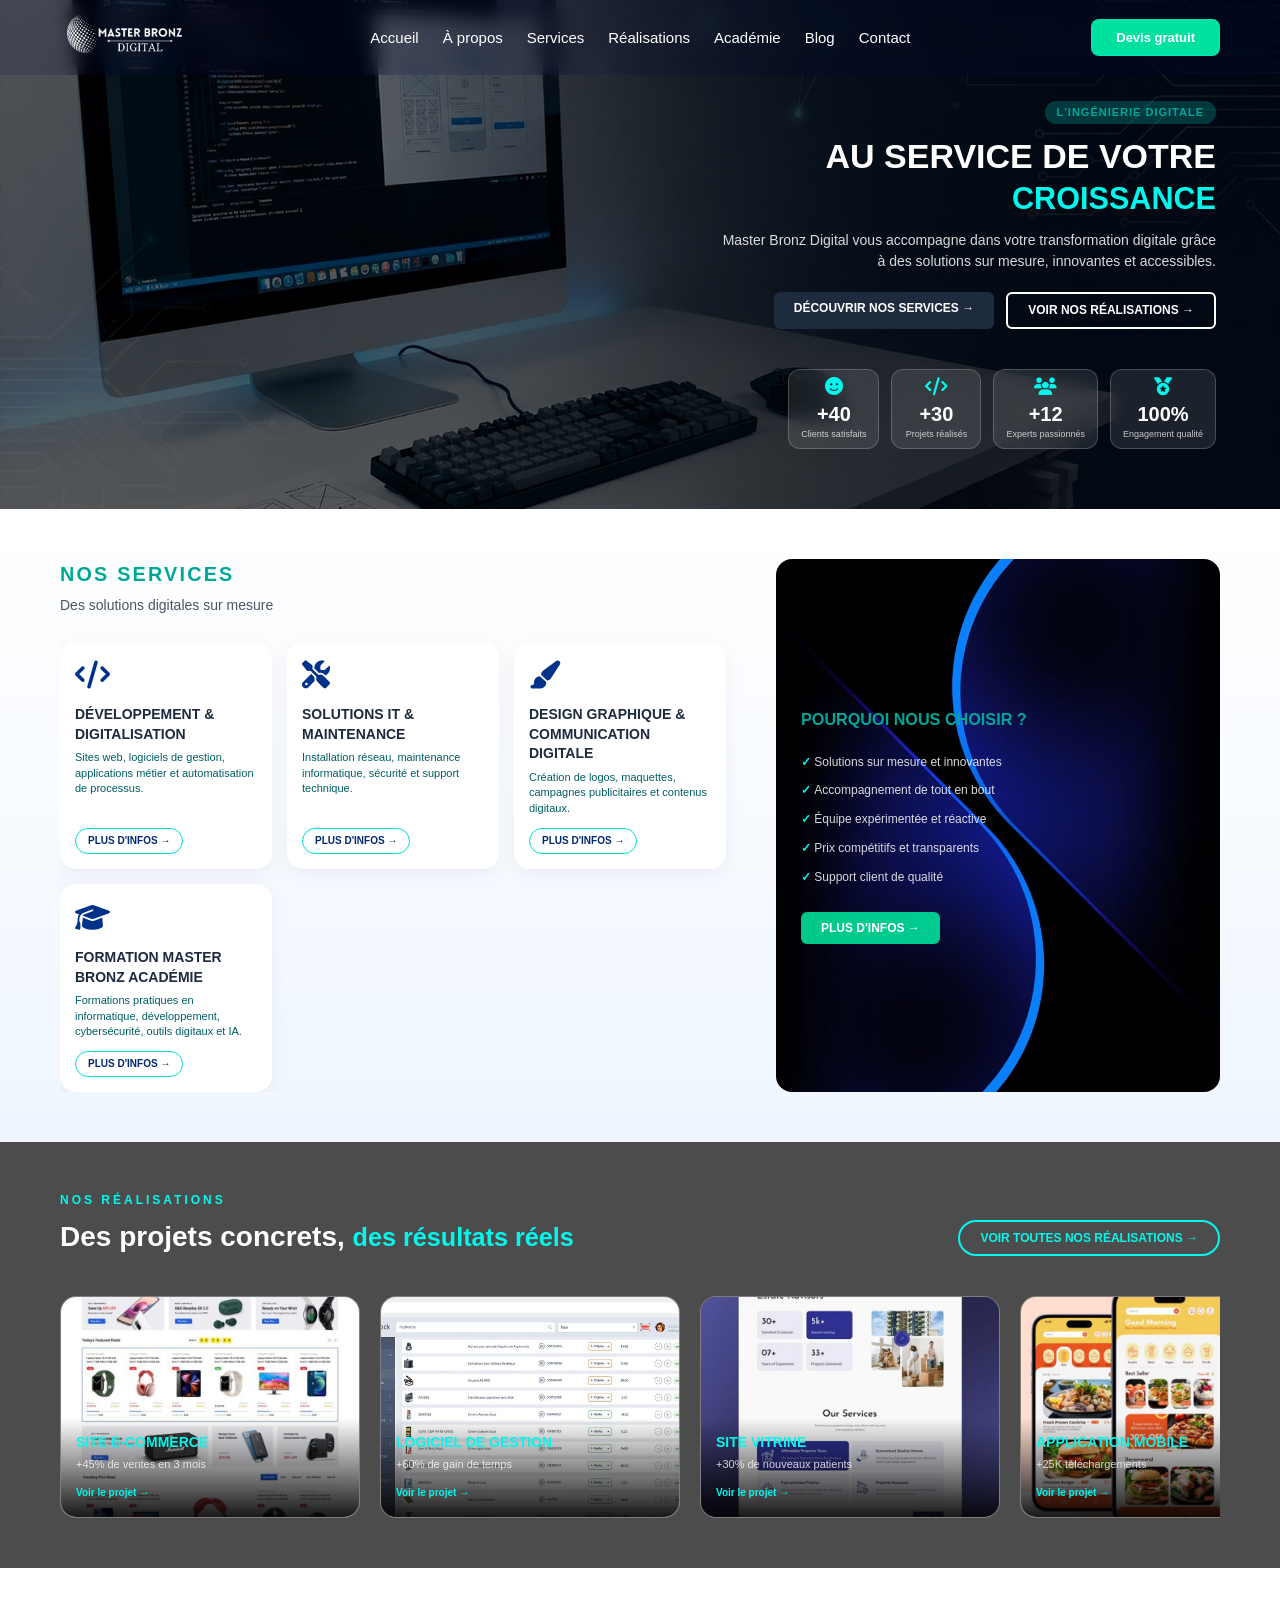
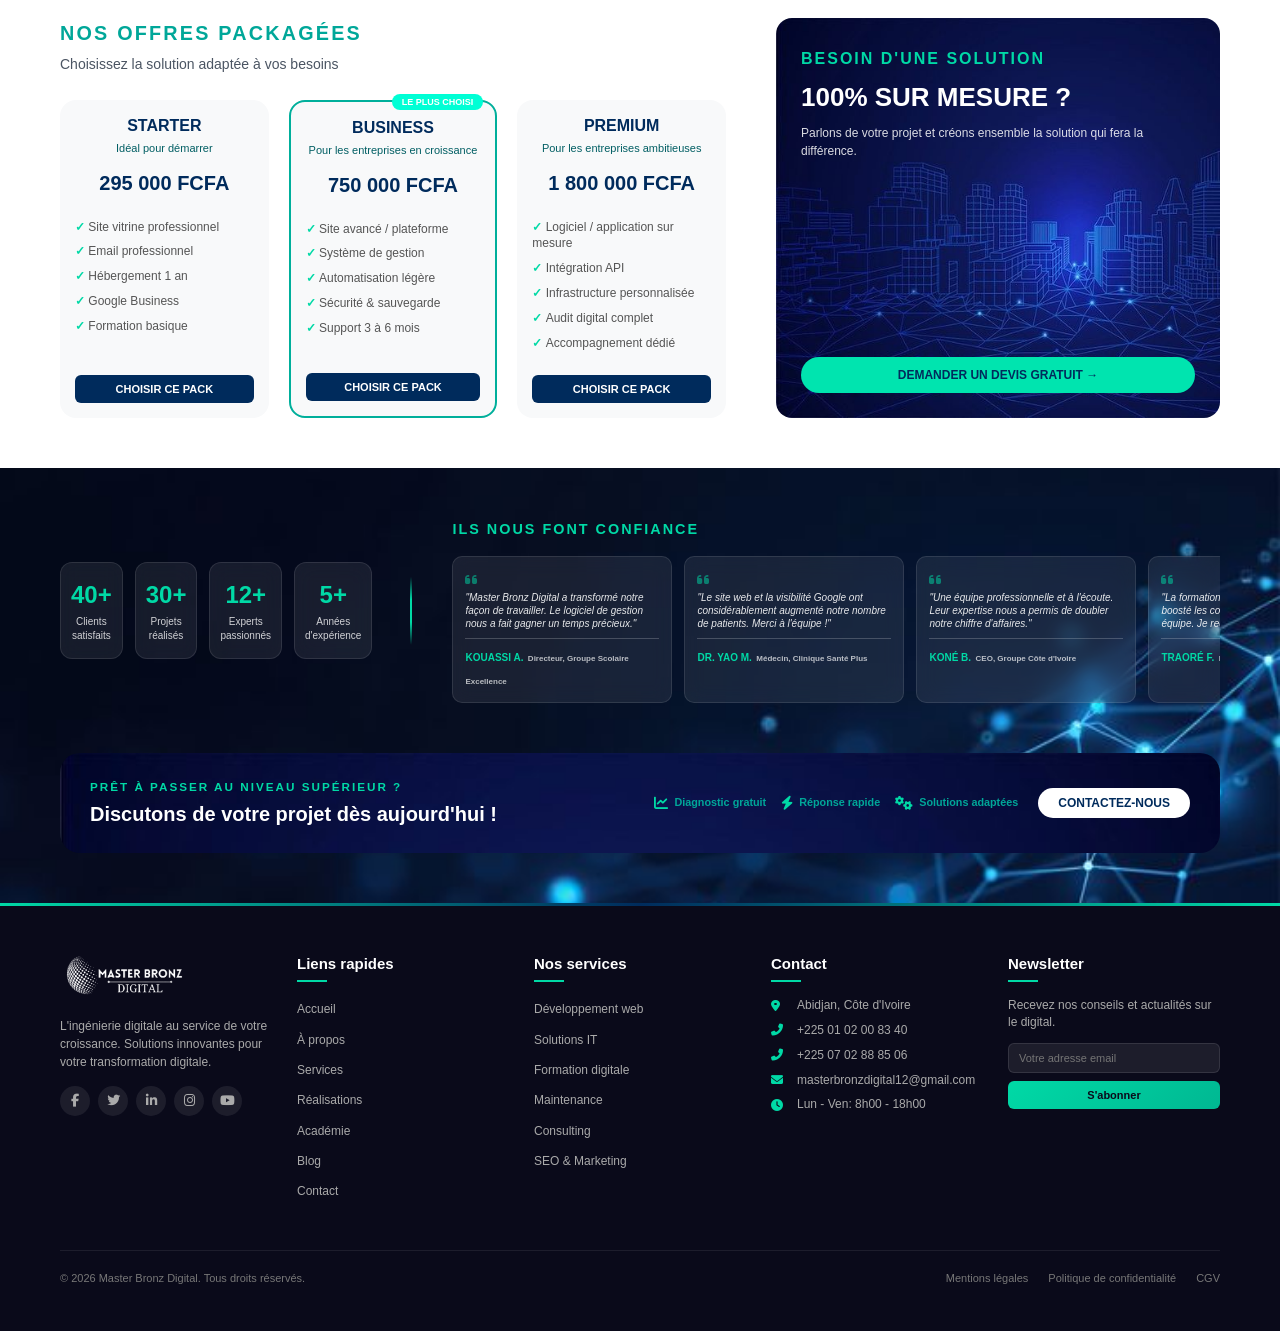
<file: index.html>
﻿<!DOCTYPE html>
<html lang="fr">

<head>
    <meta charset="UTF-8">
    <meta name="viewport" content="width=device-width, initial-scale=1.0, user-scalable=yes">
    <title>Master Bronz Digital - Ingénierie Digitale</title>
    <meta name="description" content="Master Bronz Digital - Ingénierie digitale au service de votre croissance. Solutions sur mesure pour votre transformation digitale.">
    <meta name="keywords" content="ingénierie digitale, développement web, solutions IT, formation digitale, Côte d'Ivoire">
    <meta name="author" content="Master Bronz Digital">
    <link rel="icon" type="image/png" href="./image/Icon.jpeg">
    <link rel="stylesheet" href="https://cdnjs.cloudflare.com/ajax/libs/font-awesome/6.5.1/css/all.min.css">
    <link rel="stylesheet" href="./css/style.css">
</head>

<body>
    <!-- Header -->
    <header class="header">
        <div class="header-content">
            <div class="logo">
                <a href="index.html"><img src="./image/logo.png" alt="Master Bronz Digital"></a>
            </div>
            <button class="menu-toggle" aria-label="Menu"><i class="fa-solid fa-bars"></i></button>
            <nav class="nav">
                <a href="index.html">Accueil</a>
                <a href="a-propos.html">À propos</a>
                <a href="services.html">Services</a>
                <a href="portfolio.html">Réalisations</a>
                <a href="academie.html">Académie</a>
                <a href="blog.html">Blog</a>
                <a href="contact.html">Contact</a>
                <button class="head-btn-mobile" onclick="openDevis()">Devis gratuit</button>
            </nav>
            <button class="head-btn" onclick="openDevis()">Devis gratuit</button>
        </div>
    </header>

    <!-- Hero Section -->
    <section class="hero" id="accueil">
        <div class="hero-overlay"></div>
        <div class="hero-content">
            <p class="hero-tagline"><span>L'INGÉNIERIE DIGITALE</span></p>
            <h1>AU SERVICE DE VOTRE <span>CROISSANCE</span></h1>
            <p class="hero-description">Master Bronz Digital vous accompagne dans votre transformation digitale grâce à
                des solutions sur mesure, innovantes et accessibles.</p>
            <div class="hero-buttons">
                <a href="services.html" class="btn btn-primary">DÉCOUVRIR NOS SERVICES →</a>
                <a href="portfolio.html" class="btn btn-secondary">VOIR NOS RÉALISATIONS →</a>
            </div>
        </div>

        <!-- Stats Section intégrée dans Hero -->
        <div class="hero-stats">
            <div class="stats-container">
                <div class="stat-item-hero">
                    <i class="fas fa-smile stat-icon-hero" aria-hidden="true"></i>
                    <div class="stat-number-hero">+40</div>
                    <div class="stat-label-hero">Clients satisfaits</div>
                </div>
                <div class="stat-item-hero">
                    <i class="fas fa-code stat-icon-hero" aria-hidden="true"></i>
                    <div class="stat-number-hero">+30</div>
                    <div class="stat-label-hero">Projets réalisés</div>
                </div>
                <div class="stat-item-hero">
                    <i class="fas fa-users stat-icon-hero" aria-hidden="true"></i>
                    <div class="stat-number-hero">+12</div>
                    <div class="stat-label-hero">Experts passionnés</div>
                </div>
                <div class="stat-item-hero">
                    <i class="fas fa-medal stat-icon-hero" aria-hidden="true"></i>
                    <div class="stat-number-hero">100%</div>
                    <div class="stat-label-hero">Engagement qualité</div>
                </div>
            </div>
        </div>
    </section>

    <!-- Services Section -->
    <section class="services" id="services">
        <div class="container">
            <div class="services-wrapper">
                <div class="services-left">
                    <h2 class="section-title-left"><span>NOS SERVICES</span></h2>
                    <p class="section-subtitle-left">Des solutions digitales sur mesure</p>
                    <div class="services-grid">
                        <div class="service-card">
                            <div class="service-icon"><i class="fa-solid fa-code" aria-hidden="true"></i></div>
                            <h3>DÉVELOPPEMENT & DIGITALISATION</h3>
                            <p>Sites web, logiciels de gestion, applications métier et automatisation de processus.</p>
                            <a href="services.html" class="service-btn">PLUS D'INFOS →</a>
                        </div>
                        <div class="service-card">
                            <div class="service-icon"><i class="fa-solid fa-screwdriver-wrench" aria-hidden="true"></i></div>
                            <h3>SOLUTIONS IT & MAINTENANCE</h3>
                            <p>Installation réseau, maintenance informatique, sécurité et support technique.</p>
                            <a href="services.html" class="service-btn">PLUS D'INFOS →</a>
                        </div>
                        <div class="service-card">
                            <div class="service-icon"><i class="fa-solid fa-paint-brush" aria-hidden="true"></i></div>
                            <h3>DESIGN GRAPHIQUE & COMMUNICATION DIGITALE</h3>
                            <p>Création de logos, maquettes, campagnes publicitaires et contenus digitaux.</p>
                            <a href="services.html" class="service-btn">PLUS D'INFOS →</a>
                        </div>
                        <div class="service-card">
                            <div class="service-icon"><i class="fa-solid fa-graduation-cap" aria-hidden="true"></i></div>
                            <h3>FORMATION MASTER BRONZ ACADÉMIE</h3>
                            <p>Formations pratiques en informatique, développement, cybersécurité, outils digitaux et IA.</p>
                            <a href="academie.html" class="service-btn">PLUS D'INFOS →</a>
                        </div>
                    </div>
                </div>

                <div class="services-right">
                    <div class="why-us">
                        <h2><span>POURQUOI NOUS CHOISIR ?</span></h2>
                        <ul>
                            <li>Solutions sur mesure et innovantes</li>
                            <li>Accompagnement de tout en bout</li>
                            <li>Équipe expérimentée et réactive</li>
                            <li>Prix compétitifs et transparents</li>
                            <li>Support client de qualité</li>
                        </ul>
                        <div class="why-us-btn">
                            <a href="#" class="btn btn-primary">PLUS D'INFOS →</a>
                        </div>
                    </div>
                </div>
            </div>
        </div>
    </section>

    <!-- Réalisations Section -->
    <section class="realisations" id="realisations">
        <div class="realisations-overlay"></div>
        <div class="container">
            <div class="realisations-header">
                <div class="realisations-header-left">
                    <h5 class="realisations-subtitle">NOS RÉALISATIONS</h5>
                    <h2 class="realisations-title">Des projets concrets, <span>des résultats réels</span></h2>
                </div>
                <div class="realisations-header-right">
                    <a href="portfolio.html" class="realisations-btn">VOIR TOUTES NOS RÉALISATIONS →</a>
                </div>
            </div>

            <div class="carousel-container">
                <div class="carousel-track">
                    <div class="carousel-slide">
                        <div class="real-card-carousel">
                            <div class="real-image">
                                <img src="image/we will create premium web site design in your business_.jpg" alt="Site e-commerce" loading="lazy">
                                <div class="real-overlay">
                                    <h4>SITE E-COMMERCE</h4>
                                    <p>+45% de ventes en 3 mois</p>
                                    <a href="#" class="real-link">Voir le projet →</a>
                                </div>
                            </div>
                        </div>
                    </div>
                    <div class="carousel-slide">
                        <div class="real-card-carousel">
                            <div class="real-image">
                                <img src="image/Logiciel de Gestion des Stocks et Flux, Solution Mobile et Cloud - Monstock.jpg" alt="Logiciel de gestion" loading="lazy">
                                <div class="real-overlay">
                                    <h4>LOGICIEL DE GESTION</h4>
                                    <p>+60% de gain de temps</p>
                                    <a href="#" class="real-link">Voir le projet →</a>
                                </div>
                            </div>
                        </div>
                    </div>
                    <div class="carousel-slide">
                        <div class="real-card-carousel">
                            <div class="real-image">
                                <img src="image/Portal online efectiva.jpg" alt="Site vitrine" loading="lazy">
                                <div class="real-overlay">
                                    <h4>SITE VITRINE</h4>
                                    <p>+30% de nouveaux patients</p>
                                    <a href="#" class="real-link">Voir le projet →</a>
                                </div>
                            </div>
                        </div>
                    </div>
                    <div class="carousel-slide">
                        <div class="real-card-carousel">
                            <div class="real-image">
                                <img src="image/Sleek food app UI kit_ User-friendly design for seamless delivery_.jpg" alt="Application mobile" loading="lazy">
                                <div class="real-overlay">
                                    <h4>APPLICATION MOBILE</h4>
                                    <p>+25K téléchargements</p>
                                    <a href="#" class="real-link">Voir le projet →</a>
                                </div>
                            </div>
                        </div>
                    </div>
                    <div class="carousel-slide">
                        <div class="real-card-carousel">
                            <div class="real-image">
                                <img src="image/Dashboard ui_ux _ Finance Management _ Дашборд - Kristi Kamlykova.jpg" alt="Dashboard analytics" loading="lazy">
                                <div class="real-overlay">
                                    <h4>DASHBOARD ANALYTICS</h4>
                                    <p>+200% de visibilité</p>
                                    <a href="#" class="real-link">Voir le projet →</a>
                                </div>
                            </div>
                        </div>
                    </div>
                    <div class="carousel-slide">
                        <div class="real-card-carousel">
                            <div class="real-image">
                                <img src="image/Modèle CRM personnel pour Airtable _ Gestionnaire de contacts pour développer et organiser votre réseau.jpg" alt="CRM sur mesure" loading="lazy">
                                <div class="real-overlay">
                                    <h4>CRM SUR MESURE</h4>
                                    <p>+80% de productivité</p>
                                    <a href="#" class="real-link">Voir le projet →</a>
                                </div>
                            </div>
                        </div>
                    </div>
                </div>
            </div>
        </div>
    </section>

    <!-- Offres Packagées -->
    <section class="offers" id="offres">
        <div class="container">
            <div class="offers-wrapper">
                <div class="offers-left">
                    <h2 class="section-title-left"><span>NOS OFFRES PACKAGÉES</span></h2>
                    <p class="section-subtitle-left">Choisissez la solution adaptée à vos besoins</p>
                    <div class="offers-grid">
                        <div class="offer-card">
                            <h3>STARTER</h3>
                            <p>Idéal pour démarrer</p>
                            <div class="price">295 000 FCFA</div>
                            <ul>
                                <li>Site vitrine professionnel</li>
                                <li>Email professionnel</li>
                                <li>Hébergement 1 an</li>
                                <li>Google Business</li>
                                <li>Formation basique</li>
                            </ul>
                            <button class="offer-btn" onclick="selectOffer('Starter')">CHOISIR CE PACK</button>
                        </div>
                        <div class="offer-card popular">
                            <div class="popular-badge">LE PLUS CHOISI</div>
                            <h3>BUSINESS</h3>
                            <p>Pour les entreprises en croissance</p>
                            <div class="price">750 000 FCFA</div>
                            <ul>
                                <li>Site avancé / plateforme</li>
                                <li>Système de gestion</li>
                                <li>Automatisation légère</li>
                                <li>Sécurité & sauvegarde</li>
                                <li>Support 3 à 6 mois</li>
                            </ul>
                            <button class="offer-btn" onclick="selectOffer('Business')">CHOISIR CE PACK</button>
                        </div>
                        <div class="offer-card">
                            <h3>PREMIUM</h3>
                            <p>Pour les entreprises ambitieuses</p>
                            <div class="price">1 800 000 FCFA</div>
                            <ul>
                                <li>Logiciel / application sur mesure</li>
                                <li>Intégration API</li>
                                <li>Infrastructure personnalisée</li>
                                <li>Audit digital complet</li>
                                <li>Accompagnement dédié</li>
                            </ul>
                            <button class="offer-btn" onclick="selectOffer('Premium')">CHOISIR CE PACK</button>
                        </div>
                    </div>
                </div>

                <div class="offers-right">
                    <div class="custom-solution-card">
                        <h3><span>BESOIN D'UNE SOLUTION</span></h3>
                        <h2>100% SUR MESURE ?</h2>
                        <p>Parlons de votre projet et créons ensemble la solution qui fera la différence.</p>
                        <div class="custom-solution-btn-wrapper">
                            <a href="contact.html" class="custom-solution-btn">DEMANDER UN DEVIS GRATUIT →</a>
                        </div>
                    </div>
                </div>
            </div>
        </div>
    </section>

    <!-- Section Témoignages + CTA -->
    <section class="trust-cta-section" id="contact">
        <div class="container">
            <div class="trust-wrapper">
                <div class="trust-stats-left">
                    <div class="final-stats">
                        <div class="stat-item">
                            <h3>40+</h3>
                            <p>Clients satisfaits</p>
                        </div>
                        <div class="stat-item">
                            <h3>30+</h3>
                            <p>Projets réalisés</p>
                        </div>
                        <div class="stat-item">
                            <h3>12+</h3>
                            <p>Experts passionnés</p>
                        </div>
                        <div class="stat-item">
                            <h3>5+</h3>
                            <p>Années d'expérience</p>
                        </div>
                    </div>
                </div>

                <div class="trust-testimonials-right">
                    <div class="testimonials-header">
                        <h4 class="testimonials-title-main"><span>ILS NOUS FONT CONFIANCE</span></h4>
                    </div>
                    <div class="testimonials-carousel-container">
                        <div class="testimonials-carousel-track">
                            <div class="testimonial-card-carousel">
                                <i class="fas fa-quote-left testimonial-quote" aria-hidden="true"></i>
                                <p class="testimonial-text">"Master Bronz Digital a transformé notre façon de travailler. Le logiciel de gestion nous a fait gagner un temps précieux."</p>
                                <div class="testimonial-author">
                                    <strong>KOUASSI A.</strong>
                                    <span>Directeur, Groupe Scolaire Excellence</span>
                                </div>
                            </div>
                            <div class="testimonial-card-carousel">
                                <i class="fas fa-quote-left testimonial-quote" aria-hidden="true"></i>
                                <p class="testimonial-text">"Le site web et la visibilité Google ont considérablement augmenté notre nombre de patients. Merci à l'équipe !"</p>
                                <div class="testimonial-author">
                                    <strong>DR. YAO M.</strong>
                                    <span>Médecin, Clinique Santé Plus</span>
                                </div>
                            </div>
                            <div class="testimonial-card-carousel">
                                <i class="fas fa-quote-left testimonial-quote" aria-hidden="true"></i>
                                <p class="testimonial-text">"Une équipe professionnelle et à l'écoute. Leur expertise nous a permis de doubler notre chiffre d'affaires."</p>
                                <div class="testimonial-author">
                                    <strong>KONÉ B.</strong>
                                    <span>CEO, Groupe Côte d'Ivoire</span>
                                </div>
                            </div>
                            <div class="testimonial-card-carousel">
                                <i class="fas fa-quote-left testimonial-quote" aria-hidden="true"></i>
                                <p class="testimonial-text">"La formation Master Bronz Académie a boosté les compétences de toute mon équipe. Je recommande vivement !"</p>
                                <div class="testimonial-author">
                                    <strong>TRAORÉ F.</strong>
                                    <span>Responsable IT, Banque Nationale</span>
                                </div>
                            </div>
                        </div>
                    </div>
                </div>
            </div>

            <div class="bottom-cta-box">
                <div class="bottom-cta-left">
                    <h4 class="bottom-cta-subtitle"><span>PRÊT À PASSER AU NIVEAU SUPÉRIEUR ?</span></h4>
                    <h2 class="bottom-cta-title">Discutons de votre projet dès aujourd'hui !</h2>
                </div>
                <div class="bottom-cta-right">
                    <div class="cta-features">
                        <div class="cta-feature">
                            <i class="fas fa-chart-line" aria-hidden="true"></i>
                            <span>Diagnostic gratuit</span>
                        </div>
                        <div class="cta-feature">
                            <i class="fas fa-bolt" aria-hidden="true"></i>
                            <span>Réponse rapide</span>
                        </div>
                        <div class="cta-feature">
                            <i class="fas fa-cogs" aria-hidden="true"></i>
                            <span>Solutions adaptées</span>
                        </div>
                    </div>
                    <button class="cta-contact-btn" onclick="window.location.href='contact.html'">CONTACTEZ-NOUS</button>
                </div>
            </div>
        </div>
    </section>

    <!-- Footer -->
    <footer class="footer">
        <div class="container">
            <div class="footer-grid">
                <div class="footer-col">
                    <div class="footer-logo">
                        <img src="./image/logo.png" alt="Master Bronz Digital" loading="lazy">
                    </div>
                    <p class="footer-description">L'ingénierie digitale au service de votre croissance. Solutions innovantes pour votre transformation digitale.</p>
                    <div class="footer-social">
                        <a href="#" aria-label="Facebook"><i class="fab fa-facebook-f"></i></a>
                        <a href="#" aria-label="Twitter"><i class="fab fa-twitter"></i></a>
                        <a href="#" aria-label="LinkedIn"><i class="fab fa-linkedin-in"></i></a>
                        <a href="#" aria-label="Instagram"><i class="fab fa-instagram"></i></a>
                        <a href="#" aria-label="YouTube"><i class="fab fa-youtube"></i></a>
                    </div>
                </div>
                <div class="footer-col">
                    <h4>Liens rapides</h4>
                    <ul>
                        <li><a href="index.html">Accueil</a></li>
                        <li><a href="a-propos.html">À propos</a></li>
                        <li><a href="services.html">Services</a></li>
                        <li><a href="portfolio.html">Réalisations</a></li>
                        <li><a href="academie.html">Académie</a></li>
                        <li><a href="blog.html">Blog</a></li>
                        <li><a href="contact.html">Contact</a></li>
                    </ul>
                </div>
                <div class="footer-col">
                    <h4>Nos services</h4>
                    <ul>
                        <li><a href="services.html">Développement web</a></li>
                        <li><a href="services.html">Solutions IT</a></li>
                        <li><a href="academie.html">Formation digitale</a></li>
                        <li><a href="services.html">Maintenance</a></li>
                        <li><a href="services.html">Consulting</a></li>
                        <li><a href="services.html">SEO & Marketing</a></li>
                    </ul>
                </div>
                <div class="footer-col">
                    <h4>Contact</h4>
                    <ul class="footer-contact">
                        <li><i class="fas fa-map-marker-alt" aria-hidden="true"></i> Abidjan, Côte d'Ivoire</li>
                        <li><i class="fas fa-phone-alt" aria-hidden="true"></i> <a href="tel:+2250102008340">+225 01 02 00 83 40</a></li>
                        <li><i class="fas fa-phone-alt" aria-hidden="true"></i> <a href="tel:+2250702888506">+225 07 02 88 85 06</a></li>
                        <li><i class="fas fa-envelope" aria-hidden="true"></i> <a href="mailto:masterbronzdigital12@gmail.com">masterbronzdigital12@gmail.com</a></li>
                        <li><i class="fas fa-clock" aria-hidden="true"></i> Lun - Ven: 8h00 - 18h00</li>
                    </ul>
                </div>
                <div class="footer-col newsletter">
                    <h4>Newsletter</h4>
                    <p>Recevez nos conseils et actualités sur le digital.</p>
                    <div class="newsletter-form">
                        <input type="email" id="newsletterEmail" placeholder="Votre adresse email">
                        <button onclick="subscribeNewsletter()">S'abonner</button>
                    </div>
                </div>
            </div>
            <div class="footer-bottom">
                <div class="footer-bottom-content">
                    <p>&copy; 2026 Master Bronz Digital. Tous droits réservés.</p>
                    <div class="footer-legal">
                        <a href="mentions-legales.html">Mentions légales</a>
                        <a href="politique.html">Politique de confidentialité</a>
                        <a href="cgv.html">CGV</a>
                    </div>
                </div>
            </div>
        </div>
    </footer>

    <script src="./js/script.js"></script>
</body>

</html>
</file>
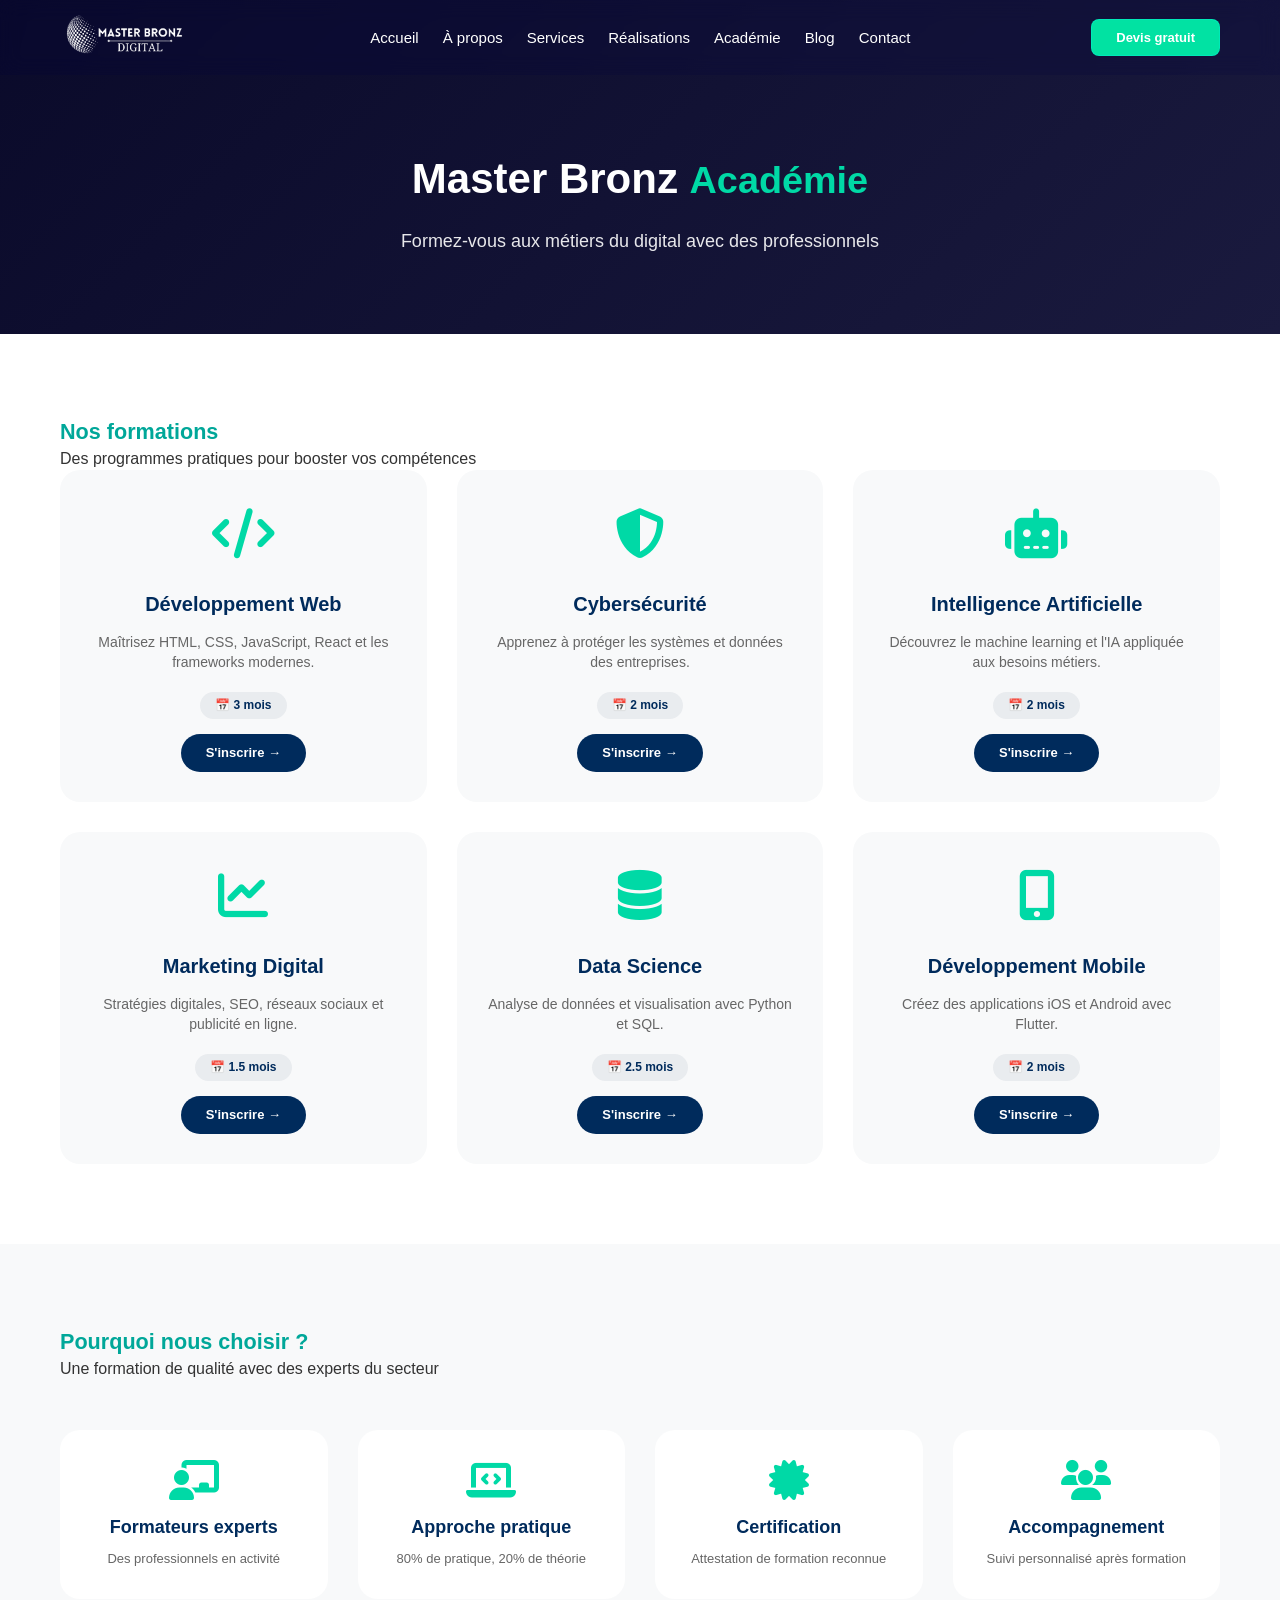
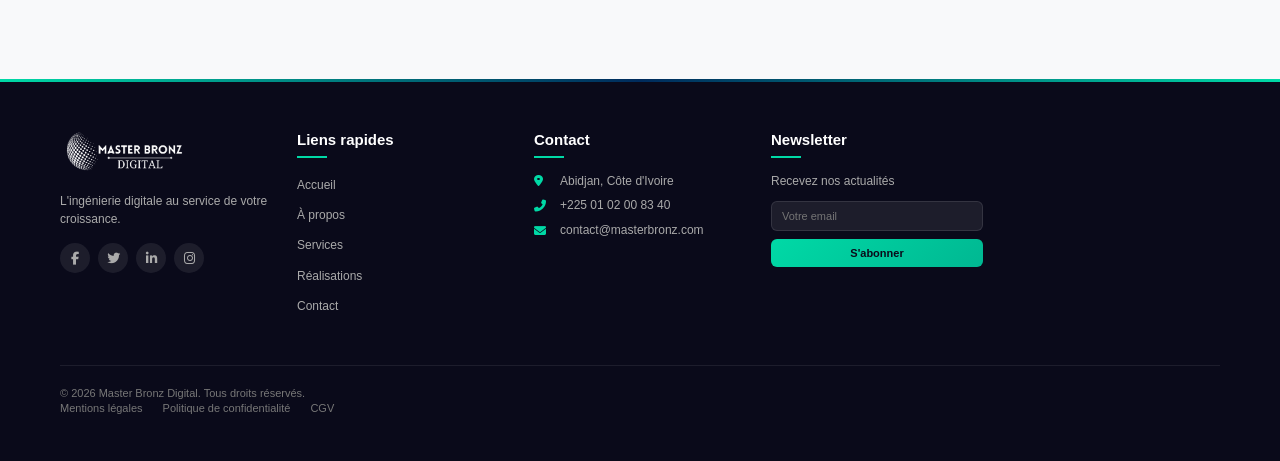
<file: academie.html>
﻿<!DOCTYPE html>
<html lang="fr">

<head>
    <meta charset="UTF-8">
    <meta name="viewport" content="width=device-width, initial-scale=1.0, user-scalable=yes">
    <title>Académie - Master Bronz Digital</title>
    <meta name="description" content="Formations pratiques en informatique, développement, cybersécurité et IA.">
    <link rel="stylesheet" href="https://cdnjs.cloudflare.com/ajax/libs/font-awesome/6.5.1/css/all.min.css">
    <link rel="stylesheet" href="./css/style.css">
    <style>
        .academie-hero {
            background: linear-gradient(135deg, #0a0a2a 0%, #1a1a3e 100%);
            padding: 150px 0 80px;
            text-align: center;
            color: white;
        }
        .academie-hero h1 {
            font-size: 42px;
            margin-bottom: 20px;
        }
        .academie-hero h1 span {
            color: #00d9a6;
        }
        .academie-hero p {
            max-width: 700px;
            margin: 0 auto;
            font-size: 18px;
            opacity: 0.9;
        }
        .formations {
            padding: 80px 0;
            background: white;
        }
        .formations-grid {
            display: grid;
            grid-template-columns: repeat(3, 1fr);
            gap: 30px;
        }
        .formation-card {
            background: #f8f9fa;
            border-radius: 20px;
            padding: 30px;
            text-align: center;
            transition: transform 0.3s;
        }
        .formation-card:hover {
            transform: translateY(-10px);
        }
        .formation-icon {
            font-size: 50px;
            color: #00d9a6;
            margin-bottom: 20px;
        }
        .formation-card h3 {
            font-size: 20px;
            color: #002B5C;
            margin-bottom: 15px;
        }
        .formation-card p {
            color: #666;
            font-size: 14px;
            margin-bottom: 20px;
        }
        .formation-duration {
            display: inline-block;
            background: #e9ecef;
            padding: 5px 15px;
            border-radius: 20px;
            font-size: 12px;
            color: #002B5C;
            margin-bottom: 15px;
        }
        .formation-btn {
            display: inline-block;
            background: #002B5C;
            color: white;
            padding: 10px 25px;
            border-radius: 30px;
            text-decoration: none;
            font-weight: 600;
            font-size: 13px;
            transition: all 0.3s;
        }
        .formation-btn:hover {
            background: #00d9a6;
            color: #002B5C;
        }
        .why-academie {
            background: #f8f9fa;
            padding: 80px 0;
        }
        .why-grid {
            display: grid;
            grid-template-columns: repeat(4, 1fr);
            gap: 30px;
            margin-top: 50px;
        }
        .why-card {
            text-align: center;
            padding: 30px;
            background: white;
            border-radius: 20px;
        }
        .why-card i {
            font-size: 40px;
            color: #00d9a6;
            margin-bottom: 15px;
        }
        .why-card h4 {
            font-size: 18px;
            color: #002B5C;
            margin-bottom: 10px;
        }
        .why-card p {
            color: #666;
            font-size: 13px;
        }
        
        /* ========== RESPONSIVE - 2 COLONNES SUR MOBILE ========== */
        @media (max-width: 992px) {
            .formations-grid {
                grid-template-columns: repeat(2, 1fr);
                gap: 20px;
            }
            .why-grid {
                grid-template-columns: repeat(2, 1fr);
                gap: 20px;
            }
        }
        @media (max-width: 768px) {
            .academie-hero h1 {
                font-size: 28px;
            }
            .formations-grid {
                grid-template-columns: repeat(2, 1fr);
                gap: 15px;
            }
            .formation-card {
                padding: 20px 15px;
            }
            .formation-icon {
                font-size: 35px;
            }
            .formation-card h3 {
                font-size: 16px;
            }
            .formation-card p {
                font-size: 12px;
            }
            .why-grid {
                grid-template-columns: repeat(2, 1fr);
                gap: 15px;
            }
            .why-card {
                padding: 20px 15px;
            }
            .why-card i {
                font-size: 30px;
            }
            .why-card h4 {
                font-size: 15px;
            }
            .why-card p {
                font-size: 11px;
            }
        }
        @media (max-width: 480px) {
            .formations-grid {
                grid-template-columns: repeat(2, 1fr);
                gap: 12px;
            }
            .formation-card {
                padding: 15px 10px;
            }
            .formation-icon {
                font-size: 28px;
            }
            .formation-card h3 {
                font-size: 13px;
            }
            .formation-card p {
                font-size: 10px;
            }
            .formation-duration {
                font-size: 9px;
                padding: 3px 10px;
            }
            .formation-btn {
                font-size: 10px;
                padding: 6px 15px;
            }
            .why-grid {
                grid-template-columns: repeat(2, 1fr);
                gap: 12px;
            }
            .why-card {
                padding: 15px 10px;
            }
            .why-card i {
                font-size: 24px;
            }
            .why-card h4 {
                font-size: 13px;
            }
            .why-card p {
                font-size: 10px;
            }
        }
    </style>
</head>

<body>
    <header class="header">
        <div class="header-content">
            <div class="logo"><a href="index.html"><img src="./image/logo.png" alt="Master Bronz Digital"></a></div>
            <button class="menu-toggle" aria-label="Menu">☰</button>
            <nav class="nav">
                <a href="index.html">Accueil</a>
                <a href="a-propos.html">À propos</a>
                <a href="services.html">Services</a>
                <a href="portfolio.html">Réalisations</a>
                <a href="academie.html">Académie</a>
                <a href="blog.html">Blog</a>
                <a href="contact.html">Contact</a>
                <button class="head-btn-mobile" onclick="openDevis()">Devis gratuit</button>
            </nav>
            <button class="head-btn" onclick="openDevis()">Devis gratuit</button>
        </div>
    </header>

    <section class="academie-hero">
        <div class="container">
            <h1>Master Bronz <span>Académie</span></h1>
            <p>Formez-vous aux métiers du digital avec des professionnels</p>
        </div>
    </section>

    <section class="formations">
        <div class="container">
            <div class="section-header">
                <h2><span>Nos formations</span></h2>
                <p>Des programmes pratiques pour booster vos compétences</p>
            </div>
            <div class="formations-grid">
                <div class="formation-card">
                    <div class="formation-icon"><i class="fas fa-code"></i></div>
                    <h3>Développement Web</h3>
                    <p>Maîtrisez HTML, CSS, JavaScript, React et les frameworks modernes.</p>
                    <span class="formation-duration">📅 3 mois</span>
                    <div><a href="contact.html" class="formation-btn">S'inscrire →</a></div>
                </div>
                <div class="formation-card">
                    <div class="formation-icon"><i class="fas fa-shield-alt"></i></div>
                    <h3>Cybersécurité</h3>
                    <p>Apprenez à protéger les systèmes et données des entreprises.</p>
                    <span class="formation-duration">📅 2 mois</span>
                    <div><a href="contact.html" class="formation-btn">S'inscrire →</a></div>
                </div>
                <div class="formation-card">
                    <div class="formation-icon"><i class="fas fa-robot"></i></div>
                    <h3>Intelligence Artificielle</h3>
                    <p>Découvrez le machine learning et l'IA appliquée aux besoins métiers.</p>
                    <span class="formation-duration">📅 2 mois</span>
                    <div><a href="contact.html" class="formation-btn">S'inscrire →</a></div>
                </div>
                <div class="formation-card">
                    <div class="formation-icon"><i class="fas fa-chart-line"></i></div>
                    <h3>Marketing Digital</h3>
                    <p>Stratégies digitales, SEO, réseaux sociaux et publicité en ligne.</p>
                    <span class="formation-duration">📅 1.5 mois</span>
                    <div><a href="contact.html" class="formation-btn">S'inscrire →</a></div>
                </div>
                <div class="formation-card">
                    <div class="formation-icon"><i class="fas fa-database"></i></div>
                    <h3>Data Science</h3>
                    <p>Analyse de données et visualisation avec Python et SQL.</p>
                    <span class="formation-duration">📅 2.5 mois</span>
                    <div><a href="contact.html" class="formation-btn">S'inscrire →</a></div>
                </div>
                <div class="formation-card">
                    <div class="formation-icon"><i class="fas fa-mobile-alt"></i></div>
                    <h3>Développement Mobile</h3>
                    <p>Créez des applications iOS et Android avec Flutter.</p>
                    <span class="formation-duration">📅 2 mois</span>
                    <div><a href="contact.html" class="formation-btn">S'inscrire →</a></div>
                </div>
            </div>
        </div>
    </section>

    <section class="why-academie">
        <div class="container">
            <div class="section-header">
                <h2><span>Pourquoi nous choisir ?</span></h2>
                <p>Une formation de qualité avec des experts du secteur</p>
            </div>
            <div class="why-grid">
                <div class="why-card">
                    <i class="fas fa-chalkboard-user"></i>
                    <h4>Formateurs experts</h4>
                    <p>Des professionnels en activité</p>
                </div>
                <div class="why-card">
                    <i class="fas fa-laptop-code"></i>
                    <h4>Approche pratique</h4>
                    <p>80% de pratique, 20% de théorie</p>
                </div>
                <div class="why-card">
                    <i class="fas fa-certificate"></i>
                    <h4>Certification</h4>
                    <p>Attestation de formation reconnue</p>
                </div>
                <div class="why-card">
                    <i class="fas fa-users"></i>
                    <h4>Accompagnement</h4>
                    <p>Suivi personnalisé après formation</p>
                </div>
            </div>
        </div>
    </section>

    <footer class="footer">
        <div class="container">
            <div class="footer-grid">
                <div class="footer-col">
                    <div class="footer-logo"><img src="./image/logo.png" alt="Master Bronz Digital"></div>
                    <p class="footer-description">L'ingénierie digitale au service de votre croissance.</p>
                    <div class="footer-social">
                        <a href="#"><i class="fab fa-facebook-f"></i></a>
                        <a href="#"><i class="fab fa-twitter"></i></a>
                        <a href="#"><i class="fab fa-linkedin-in"></i></a>
                        <a href="#"><i class="fab fa-instagram"></i></a>
                    </div>
                </div>
                <div class="footer-col">
                    <h4>Liens rapides</h4>
                    <ul>
                        <li><a href="index.html">Accueil</a></li>
                        <li><a href="a-propos.html">À propos</a></li>
                        <li><a href="services.html">Services</a></li>
                        <li><a href="portfolio.html">Réalisations</a></li>
                        <li><a href="contact.html">Contact</a></li>
                    </ul>
                </div>
                <div class="footer-col">
                    <h4>Contact</h4>
                    <ul class="footer-contact">
                        <li><i class="fas fa-map-marker-alt"></i> Abidjan, Côte d'Ivoire</li>
                        <li><i class="fas fa-phone-alt"></i> <a href="tel:+2250102008340">+225 01 02 00 83 40</a></li>
                        <li><i class="fas fa-envelope"></i> <a href="mailto:masterbronzdigital12@gmail.com">contact@masterbronz.com</a></li>
                    </ul>
                </div>
                <div class="footer-col newsletter">
                    <h4>Newsletter</h4>
                    <p>Recevez nos actualités</p>
                    <div class="newsletter-form">
                        <input type="email" id="newsletterEmail" placeholder="Votre email">
                        <button onclick="subscribeNewsletter()">S'abonner</button>
                    </div>
                </div>
            </div>
            <div class="footer-bottom">
                <p>&copy; 2026 Master Bronz Digital. Tous droits réservés.</p>
                <div class="footer-legal">
                    <a href="#">Mentions légales</a>
                    <a href="#">Politique de confidentialité</a>
                    <a href="#">CGV</a>
                </div>
            </div>
        </div>
    </footer>

    <script src="./js/script.js"></script>
</body>

</html>
</file>
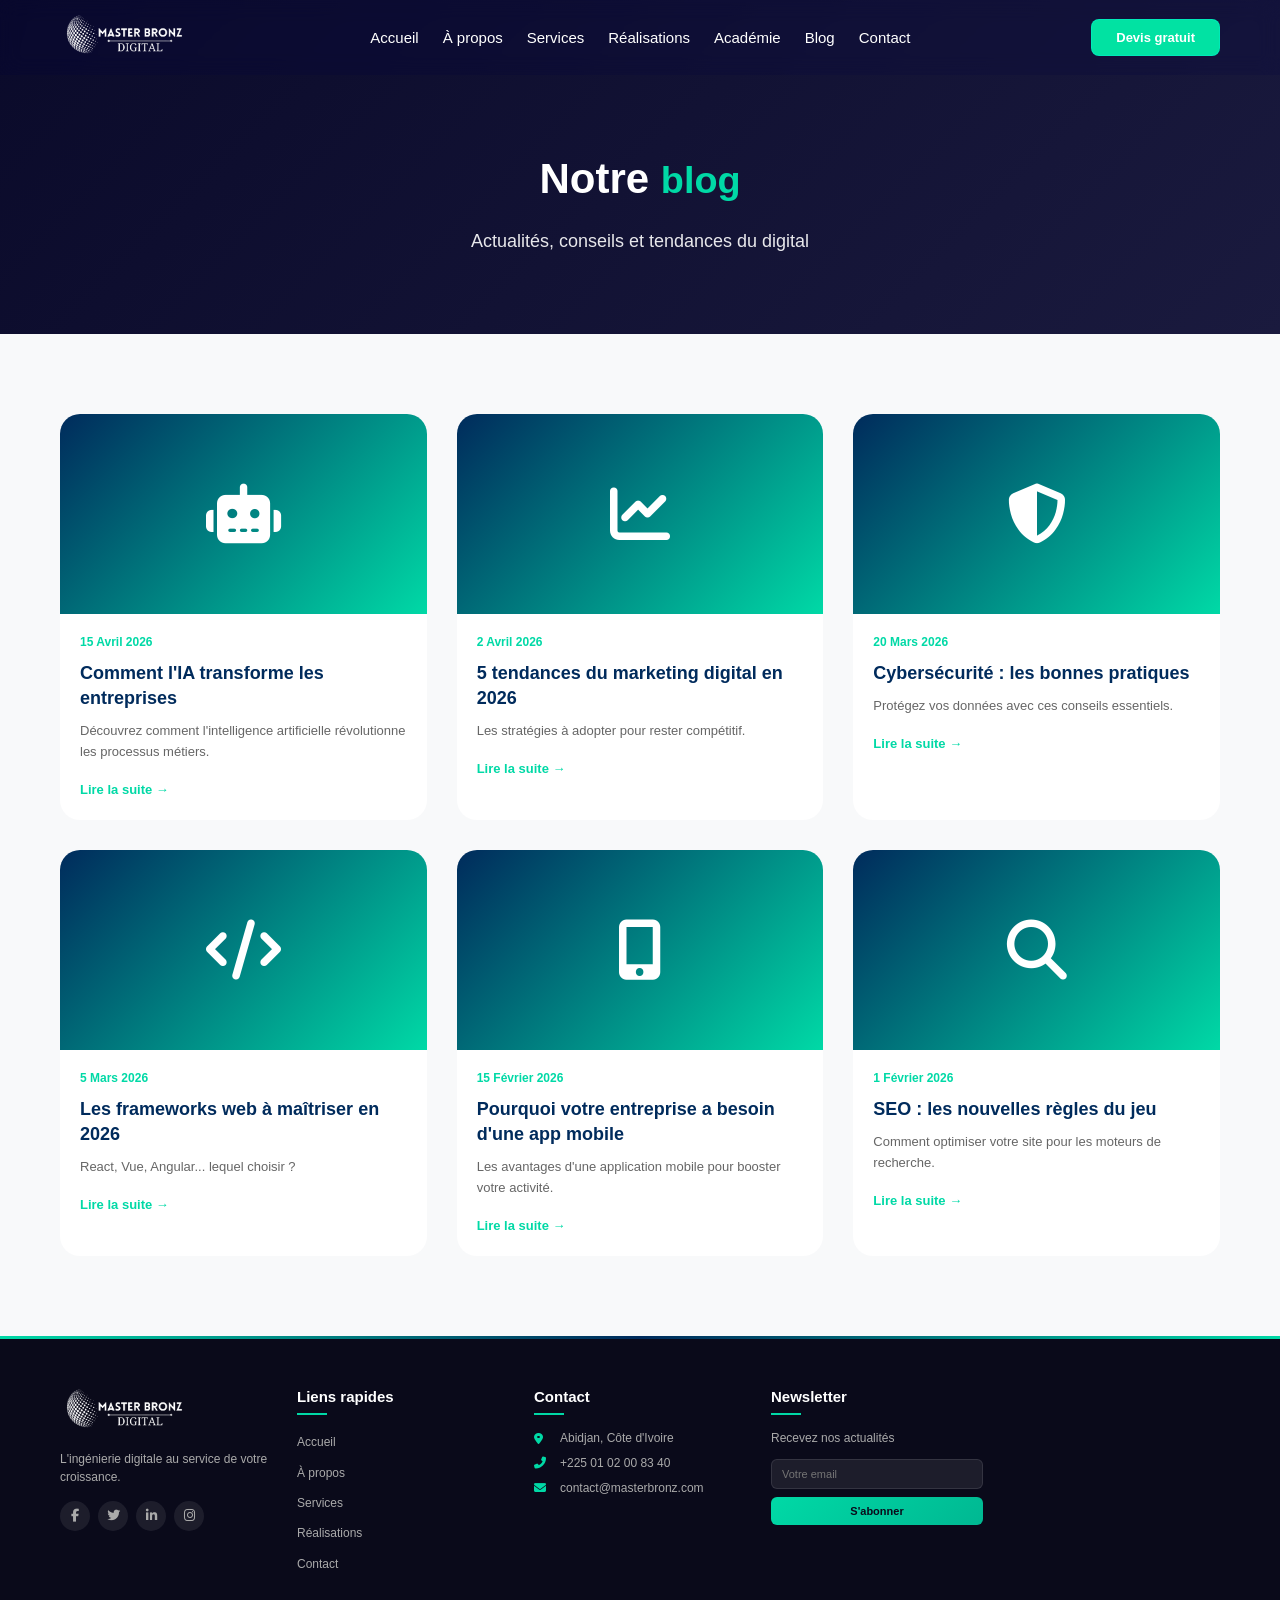
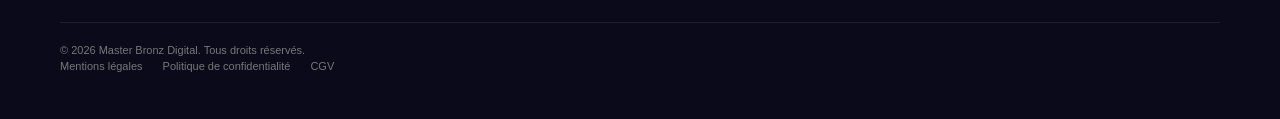
<file: blog.html>
﻿<!DOCTYPE html>
<html lang="fr">

<head>
    <meta charset="UTF-8">
    <meta name="viewport" content="width=device-width, initial-scale=1.0, user-scalable=yes">
    <title>Blog - Master Bronz Digital</title>
    <meta name="description" content="Actualités, conseils et tendances du digital.">
    <link rel="stylesheet" href="https://cdnjs.cloudflare.com/ajax/libs/font-awesome/6.5.1/css/all.min.css">
    <link rel="stylesheet" href="./css/style.css">
    <style>
        .blog-hero {
            background: linear-gradient(135deg, #0a0a2a 0%, #1a1a3e 100%);
            padding: 150px 0 80px;
            text-align: center;
            color: white;
        }
        .blog-hero h1 {
            font-size: 42px;
            margin-bottom: 20px;
        }
        .blog-hero h1 span {
            color: #00d9a6;
        }
        .blog-hero p {
            max-width: 700px;
            margin: 0 auto;
            font-size: 18px;
            opacity: 0.9;
        }
        .blog-grid {
            padding: 80px 0;
            background: #f8f9fa;
        }
        .blog-items {
            display: grid;
            grid-template-columns: repeat(3, 1fr);
            gap: 30px;
        }
        .blog-card {
            background: white;
            border-radius: 20px;
            overflow: hidden;
            transition: transform 0.3s;
        }
        .blog-card:hover {
            transform: translateY(-10px);
        }
        .blog-image {
            height: 200px;
            background: linear-gradient(135deg, #002B5C, #00d9a6);
            display: flex;
            align-items: center;
            justify-content: center;
        }
        .blog-image i {
            font-size: 60px;
            color: white;
        }
        .blog-content {
            padding: 20px;
        }
        .blog-date {
            color: #00d9a6;
            font-size: 12px;
            margin-bottom: 10px;
            display: block;
        }
        .blog-content h3 {
            font-size: 18px;
            color: #002B5C;
            margin-bottom: 10px;
        }
        .blog-content p {
            color: #666;
            font-size: 13px;
            margin-bottom: 15px;
            line-height: 1.6;
        }
        .blog-link {
            color: #00d9a6;
            text-decoration: none;
            font-weight: 600;
            font-size: 13px;
        }
        
        /* ========== RESPONSIVE - 2 COLONNES SUR MOBILE ========== */
        @media (max-width: 992px) {
            .blog-items {
                grid-template-columns: repeat(2, 1fr);
                gap: 20px;
            }
        }
        @media (max-width: 768px) {
            .blog-hero h1 {
                font-size: 28px;
            }
            .blog-items {
                grid-template-columns: repeat(2, 1fr);
                gap: 15px;
            }
            .blog-image {
                height: 140px;
            }
            .blog-image i {
                font-size: 40px;
            }
            .blog-content {
                padding: 15px;
            }
            .blog-content h3 {
                font-size: 14px;
            }
            .blog-content p {
                font-size: 11px;
            }
            .blog-date {
                font-size: 10px;
            }
        }
        @media (max-width: 480px) {
            .blog-items {
                grid-template-columns: repeat(2, 1fr);
                gap: 12px;
            }
            .blog-image {
                height: 110px;
            }
            .blog-image i {
                font-size: 30px;
            }
            .blog-content {
                padding: 12px;
            }
            .blog-content h3 {
                font-size: 12px;
            }
            .blog-content p {
                font-size: 9px;
                margin-bottom: 8px;
            }
            .blog-link {
                font-size: 10px;
            }
        }
    </style>
</head>

<body>
    <header class="header">
        <div class="header-content">
            <div class="logo"><a href="index.html"><img src="./image/logo.png" alt="Master Bronz Digital"></a></div>
            <button class="menu-toggle" aria-label="Menu">☰</button>
            <nav class="nav">
                <a href="index.html">Accueil</a>
                <a href="a-propos.html">À propos</a>
                <a href="services.html">Services</a>
                <a href="portfolio.html">Réalisations</a>
                <a href="academie.html">Académie</a>
                <a href="blog.html">Blog</a>
                <a href="contact.html">Contact</a>
                <button class="head-btn-mobile" onclick="openDevis()">Devis gratuit</button>
            </nav>
            <button class="head-btn" onclick="openDevis()">Devis gratuit</button>
        </div>
    </header>

    <section class="blog-hero">
        <div class="container">
            <h1>Notre <span>blog</span></h1>
            <p>Actualités, conseils et tendances du digital</p>
        </div>
    </section>

    <section class="blog-grid">
        <div class="container">
            <div class="blog-items">
                <div class="blog-card">
                    <div class="blog-image">
                        <i class="fas fa-robot"></i>
                    </div>
                    <div class="blog-content">
                        <span class="blog-date">15 Avril 2026</span>
                        <h3>Comment l'IA transforme les entreprises</h3>
                        <p>Découvrez comment l'intelligence artificielle révolutionne les processus métiers.</p>
                        <a href="#" class="blog-link">Lire la suite →</a>
                    </div>
                </div>
                <div class="blog-card">
                    <div class="blog-image">
                        <i class="fas fa-chart-line"></i>
                    </div>
                    <div class="blog-content">
                        <span class="blog-date">2 Avril 2026</span>
                        <h3>5 tendances du marketing digital en 2026</h3>
                        <p>Les stratégies à adopter pour rester compétitif.</p>
                        <a href="#" class="blog-link">Lire la suite →</a>
                    </div>
                </div>
                <div class="blog-card">
                    <div class="blog-image">
                        <i class="fas fa-shield-alt"></i>
                    </div>
                    <div class="blog-content">
                        <span class="blog-date">20 Mars 2026</span>
                        <h3>Cybersécurité : les bonnes pratiques</h3>
                        <p>Protégez vos données avec ces conseils essentiels.</p>
                        <a href="#" class="blog-link">Lire la suite →</a>
                    </div>
                </div>
                <div class="blog-card">
                    <div class="blog-image">
                        <i class="fas fa-code"></i>
                    </div>
                    <div class="blog-content">
                        <span class="blog-date">5 Mars 2026</span>
                        <h3>Les frameworks web à maîtriser en 2026</h3>
                        <p>React, Vue, Angular... lequel choisir ?</p>
                        <a href="#" class="blog-link">Lire la suite →</a>
                    </div>
                </div>
                <div class="blog-card">
                    <div class="blog-image">
                        <i class="fas fa-mobile-alt"></i>
                    </div>
                    <div class="blog-content">
                        <span class="blog-date">15 Février 2026</span>
                        <h3>Pourquoi votre entreprise a besoin d'une app mobile</h3>
                        <p>Les avantages d'une application mobile pour booster votre activité.</p>
                        <a href="#" class="blog-link">Lire la suite →</a>
                    </div>
                </div>
                <div class="blog-card">
                    <div class="blog-image">
                        <i class="fas fa-search"></i>
                    </div>
                    <div class="blog-content">
                        <span class="blog-date">1 Février 2026</span>
                        <h3>SEO : les nouvelles règles du jeu</h3>
                        <p>Comment optimiser votre site pour les moteurs de recherche.</p>
                        <a href="#" class="blog-link">Lire la suite →</a>
                    </div>
                </div>
            </div>
        </div>
    </section>

    <footer class="footer">
        <div class="container">
            <div class="footer-grid">
                <div class="footer-col">
                    <div class="footer-logo"><img src="./image/logo.png" alt="Master Bronz Digital"></div>
                    <p class="footer-description">L'ingénierie digitale au service de votre croissance.</p>
                    <div class="footer-social">
                        <a href="#"><i class="fab fa-facebook-f"></i></a>
                        <a href="#"><i class="fab fa-twitter"></i></a>
                        <a href="#"><i class="fab fa-linkedin-in"></i></a>
                        <a href="#"><i class="fab fa-instagram"></i></a>
                    </div>
                </div>
                <div class="footer-col">
                    <h4>Liens rapides</h4>
                    <ul>
                        <li><a href="index.html">Accueil</a></li>
                        <li><a href="a-propos.html">À propos</a></li>
                        <li><a href="services.html">Services</a></li>
                        <li><a href="portfolio.html">Réalisations</a></li>
                        <li><a href="contact.html">Contact</a></li>
                    </ul>
                </div>
                <div class="footer-col">
                    <h4>Contact</h4>
                    <ul class="footer-contact">
                        <li><i class="fas fa-map-marker-alt"></i> Abidjan, Côte d'Ivoire</li>
                        <li><i class="fas fa-phone-alt"></i> <a href="tel:+2250102008340">+225 01 02 00 83 40</a></li>
                        <li><i class="fas fa-envelope"></i> <a href="mailto:masterbronzdigital12@gmail.com">contact@masterbronz.com</a></li>
                    </ul>
                </div>
                <div class="footer-col newsletter">
                    <h4>Newsletter</h4>
                    <p>Recevez nos actualités</p>
                    <div class="newsletter-form">
                        <input type="email" id="newsletterEmail" placeholder="Votre email">
                        <button onclick="subscribeNewsletter()">S'abonner</button>
                    </div>
                </div>
            </div>
            <div class="footer-bottom">
                <p>&copy; 2026 Master Bronz Digital. Tous droits réservés.</p>
                <div class="footer-legal">
                    <a href="#">Mentions légales</a>
                    <a href="#">Politique de confidentialité</a>
                    <a href="#">CGV</a>
                </div>
            </div>
        </div>
    </footer>

    <script src="./js/script.js"></script>
</body>

</html>
</file>
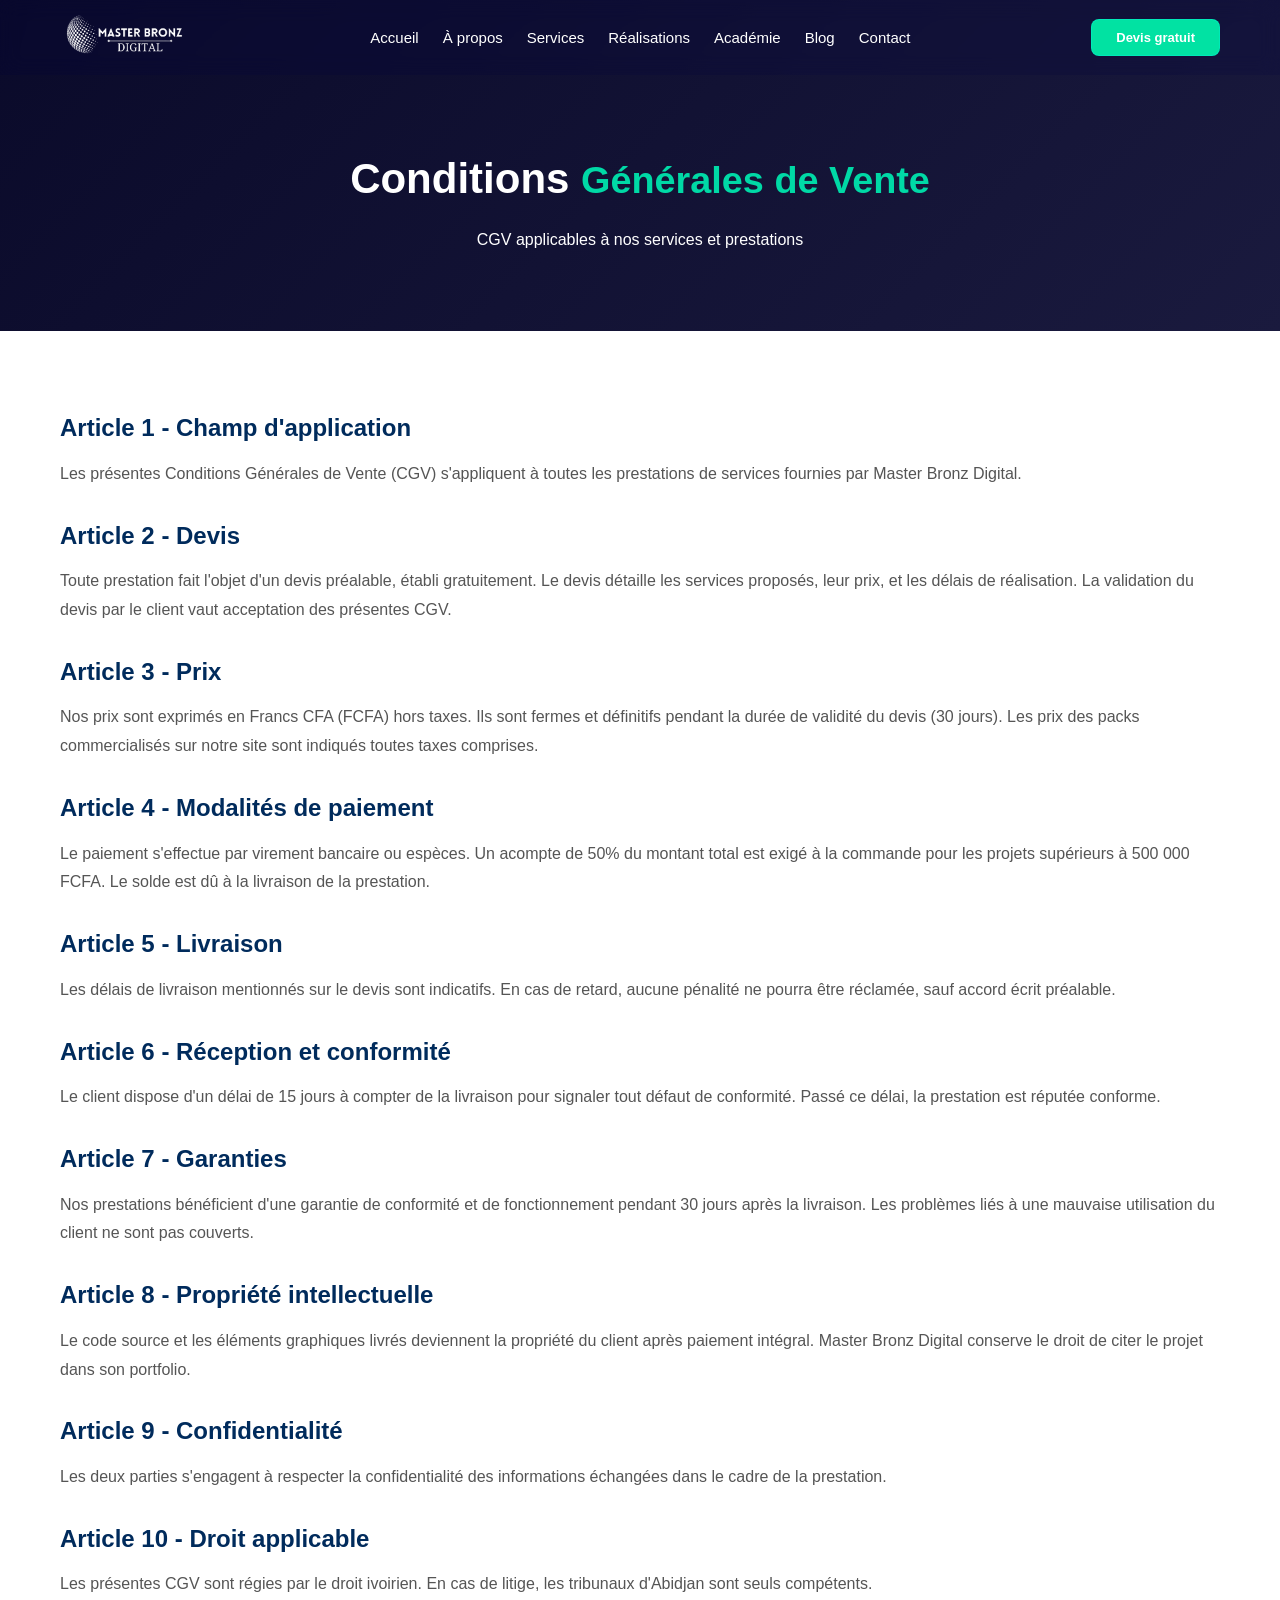
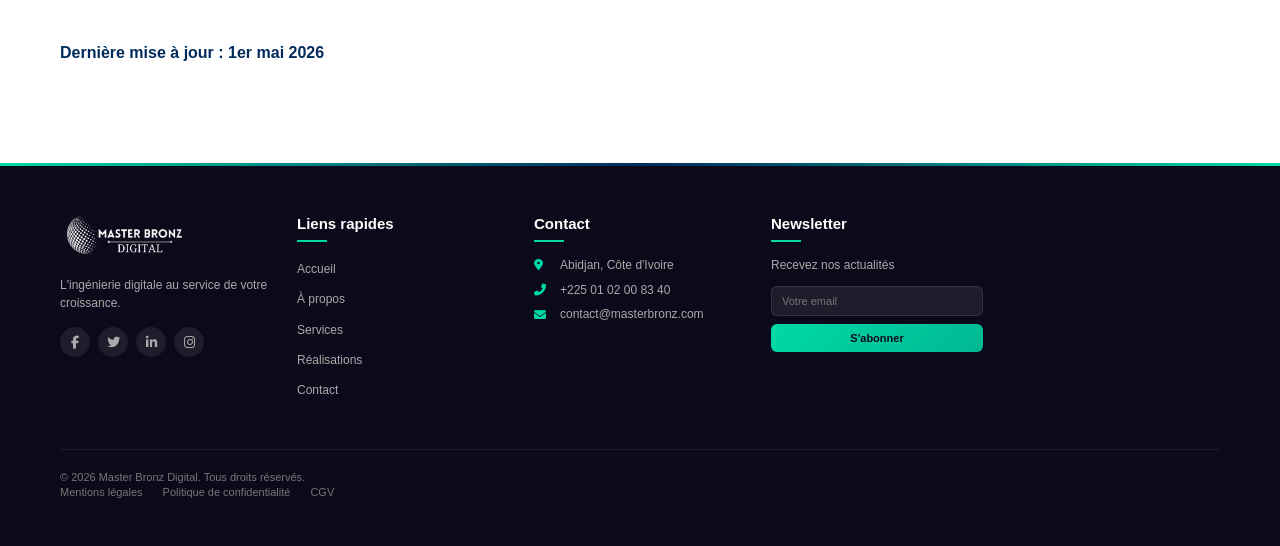
<file: cgv.html>
﻿<!DOCTYPE html>
<html lang="fr">

<head>
    <meta charset="UTF-8">
    <meta name="viewport" content="width=device-width, initial-scale=1.0, user-scalable=yes">
    <title>CGV - Master Bronz Digital</title>
    <meta name="description" content="Conditions Générales de Vente de Master Bronz Digital.">
    <link rel="stylesheet" href="https://cdnjs.cloudflare.com/ajax/libs/font-awesome/6.5.1/css/all.min.css">
    <link rel="stylesheet" href="./css/style.css">
    <style>
        .legal-hero {
            background: linear-gradient(135deg, #0a0a2a 0%, #1a1a3e 100%);
            padding: 150px 0 80px;
            text-align: center;
            color: white;
        }
        .legal-hero h1 {
            font-size: 42px;
            margin-bottom: 20px;
        }
        .legal-hero h1 span {
            color: #00d9a6;
        }
        .legal-content {
            padding: 80px 0;
        }
        .legal-content h2 {
            color: #002B5C;
            margin: 30px 0 15px;
            font-size: 24px;
        }
        .legal-content h2:first-of-type {
            margin-top: 0;
        }
        .legal-content p {
            color: #555;
            line-height: 1.8;
            margin-bottom: 15px;
        }
        .legal-content strong {
            color: #002B5C;
        }
        @media (max-width: 768px) {
            .legal-hero h1 {
                font-size: 28px;
            }
            .legal-content h2 {
                font-size: 20px;
            }
        }
    </style>
</head>

<body>
    <header class="header">
        <div class="header-content">
            <div class="logo"><a href="index.html"><img src="./image/logo.png" alt="Master Bronz Digital"></a></div>
            <button class="menu-toggle" aria-label="Menu">☰</button>
            <nav class="nav">
                <a href="index.html">Accueil</a>
                <a href="a-propos.html">À propos</a>
                <a href="services.html">Services</a>
                <a href="portfolio.html">Réalisations</a>
                <a href="academie.html">Académie</a>
                <a href="blog.html">Blog</a>
                <a href="contact.html">Contact</a>
                <button class="head-btn-mobile" onclick="openDevis()">Devis gratuit</button>
            </nav>
            <button class="head-btn" onclick="openDevis()">Devis gratuit</button>
        </div>
    </header>

    <section class="legal-hero">
        <div class="container">
            <h1>Conditions <span>Générales de Vente</span></h1>
            <p>CGV applicables à nos services et prestations</p>
        </div>
    </section>

    <section class="legal-content">
        <div class="container">
            <h2>Article 1 - Champ d'application</h2>
            <p>Les présentes Conditions Générales de Vente (CGV) s'appliquent à toutes les prestations de services fournies par Master Bronz Digital.</p>

            <h2>Article 2 - Devis</h2>
            <p>Toute prestation fait l'objet d'un devis préalable, établi gratuitement. Le devis détaille les services proposés, leur prix, et les délais de réalisation. La validation du devis par le client vaut acceptation des présentes CGV.</p>

            <h2>Article 3 - Prix</h2>
            <p>Nos prix sont exprimés en Francs CFA (FCFA) hors taxes. Ils sont fermes et définitifs pendant la durée de validité du devis (30 jours). Les prix des packs commercialisés sur notre site sont indiqués toutes taxes comprises.</p>

            <h2>Article 4 - Modalités de paiement</h2>
            <p>Le paiement s'effectue par virement bancaire ou espèces. Un acompte de 50% du montant total est exigé à la commande pour les projets supérieurs à 500 000 FCFA. Le solde est dû à la livraison de la prestation.</p>

            <h2>Article 5 - Livraison</h2>
            <p>Les délais de livraison mentionnés sur le devis sont indicatifs. En cas de retard, aucune pénalité ne pourra être réclamée, sauf accord écrit préalable.</p>

            <h2>Article 6 - Réception et conformité</h2>
            <p>Le client dispose d'un délai de 15 jours à compter de la livraison pour signaler tout défaut de conformité. Passé ce délai, la prestation est réputée conforme.</p>

            <h2>Article 7 - Garanties</h2>
            <p>Nos prestations bénéficient d'une garantie de conformité et de fonctionnement pendant 30 jours après la livraison. Les problèmes liés à une mauvaise utilisation du client ne sont pas couverts.</p>

            <h2>Article 8 - Propriété intellectuelle</h2>
            <p>Le code source et les éléments graphiques livrés deviennent la propriété du client après paiement intégral. Master Bronz Digital conserve le droit de citer le projet dans son portfolio.</p>

            <h2>Article 9 - Confidentialité</h2>
            <p>Les deux parties s'engagent à respecter la confidentialité des informations échangées dans le cadre de la prestation.</p>

            <h2>Article 10 - Droit applicable</h2>
            <p>Les présentes CGV sont régies par le droit ivoirien. En cas de litige, les tribunaux d'Abidjan sont seuls compétents.</p>

            <p style="margin-top: 40px;"><strong>Dernière mise à jour : 1er mai 2026</strong></p>
        </div>
    </section>

    <footer class="footer">
        <div class="container">
            <div class="footer-grid">
                <div class="footer-col">
                    <div class="footer-logo"><img src="./image/logo.png" alt="Master Bronz Digital"></div>
                    <p class="footer-description">L'ingénierie digitale au service de votre croissance.</p>
                    <div class="footer-social">
                        <a href="#" aria-label="Facebook"><i class="fab fa-facebook-f"></i></a>
                        <a href="#" aria-label="Twitter"><i class="fab fa-twitter"></i></a>
                        <a href="#" aria-label="LinkedIn"><i class="fab fa-linkedin-in"></i></a>
                        <a href="#" aria-label="Instagram"><i class="fab fa-instagram"></i></a>
                    </div>
                </div>
                <div class="footer-col">
                    <h4>Liens rapides</h4>
                    <ul>
                        <li><a href="index.html">Accueil</a></li>
                        <li><a href="a-propos.html">À propos</a></li>
                        <li><a href="services.html">Services</a></li>
                        <li><a href="portfolio.html">Réalisations</a></li>
                        <li><a href="contact.html">Contact</a></li>
                    </ul>
                </div>
                <div class="footer-col">
                    <h4>Contact</h4>
                    <ul class="footer-contact">
                        <li><i class="fas fa-map-marker-alt"></i> Abidjan, Côte d'Ivoire</li>
                        <li><i class="fas fa-phone-alt"></i> <a href="tel:+2250102008340">+225 01 02 00 83 40</a></li>
                        <li><i class="fas fa-envelope"></i> <a href="mailto:masterbronzdigital12@gmail.com">contact@masterbronz.com</a></li>
                    </ul>
                </div>
                <div class="footer-col newsletter">
                    <h4>Newsletter</h4>
                    <p>Recevez nos actualités</p>
                    <div class="newsletter-form">
                        <input type="email" id="newsletterEmail" placeholder="Votre email">
                        <button onclick="subscribeNewsletter()">S'abonner</button>
                    </div>
                </div>
            </div>
            <div class="footer-bottom">
                <p>&copy; 2026 Master Bronz Digital. Tous droits réservés.</p>
                <div class="footer-legal">
                    <a href="mentions-legales.html">Mentions légales</a>
                    <a href="politique.html">Politique de confidentialité</a>
                    <a href="cgv.html">CGV</a>
                </div>
            </div>
        </div>
    </footer>

    <script src="./js/script.js"></script>
</body>

</html>
</file>
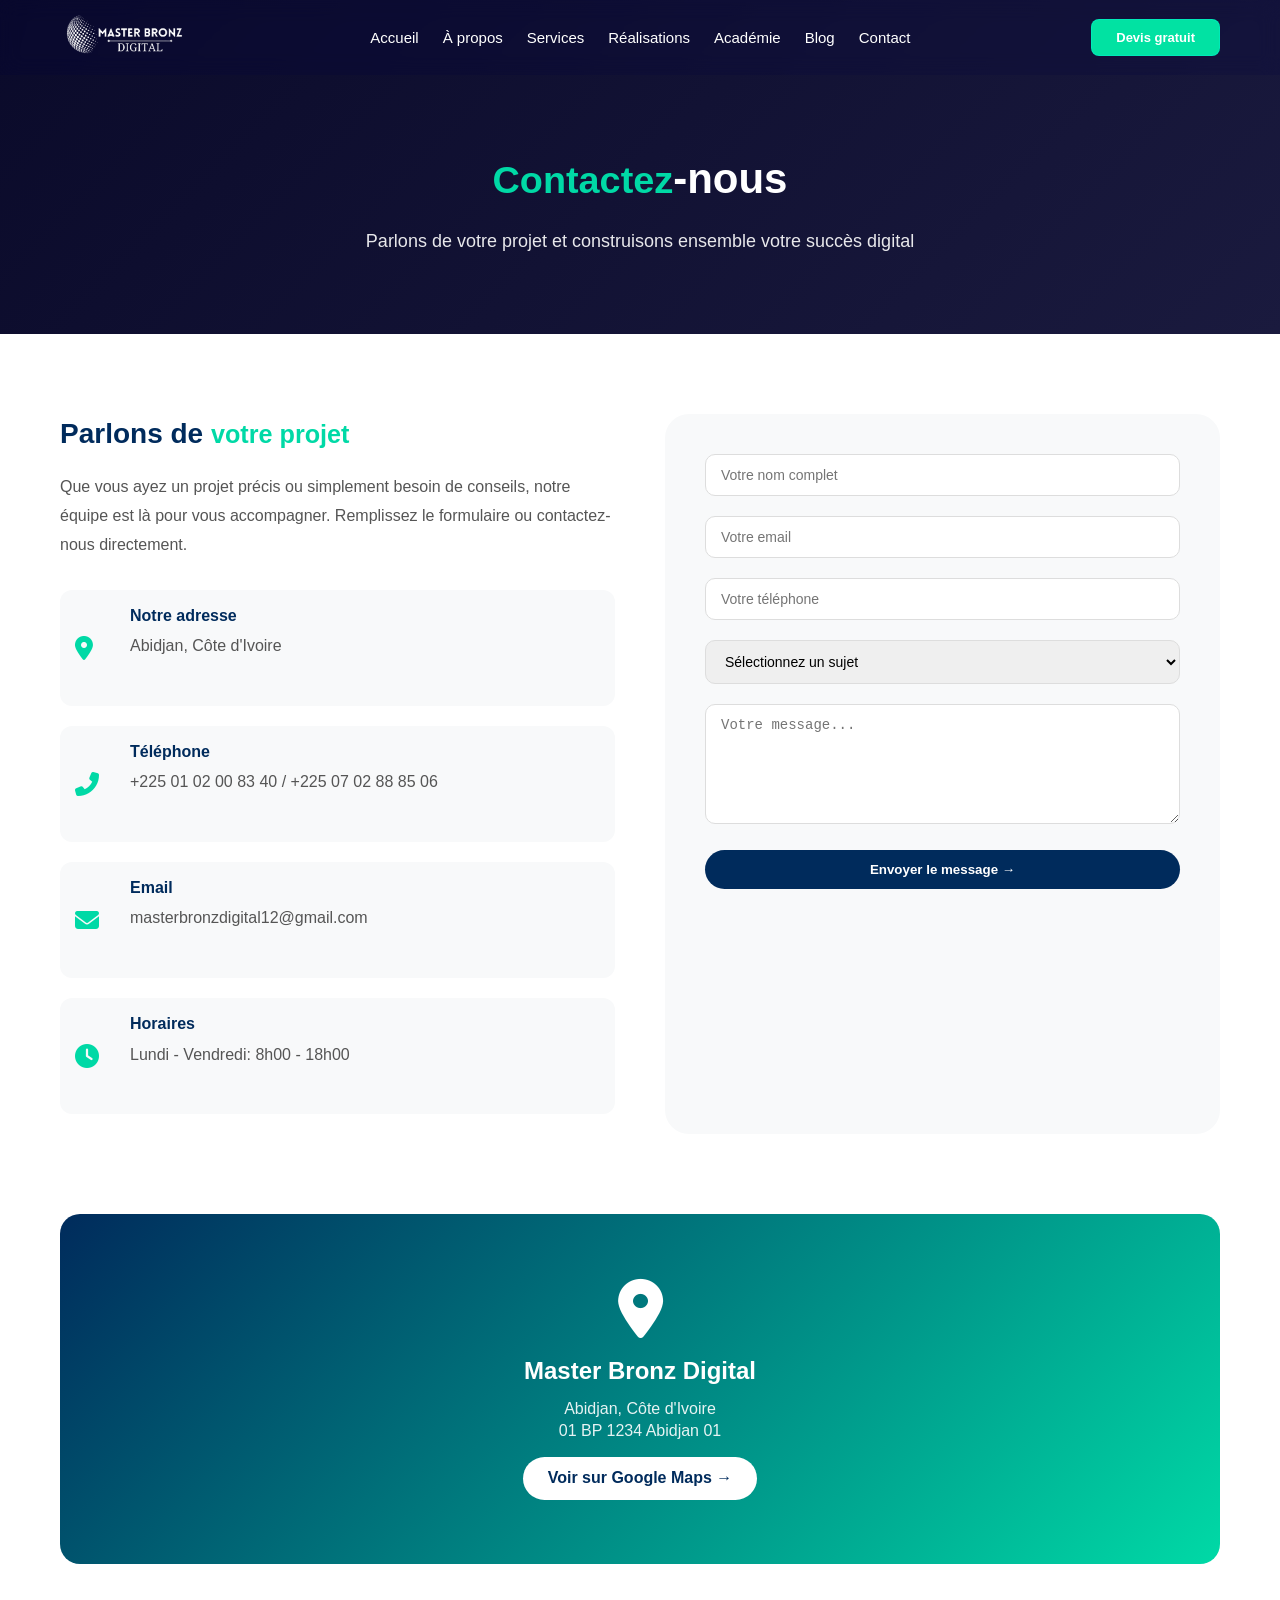
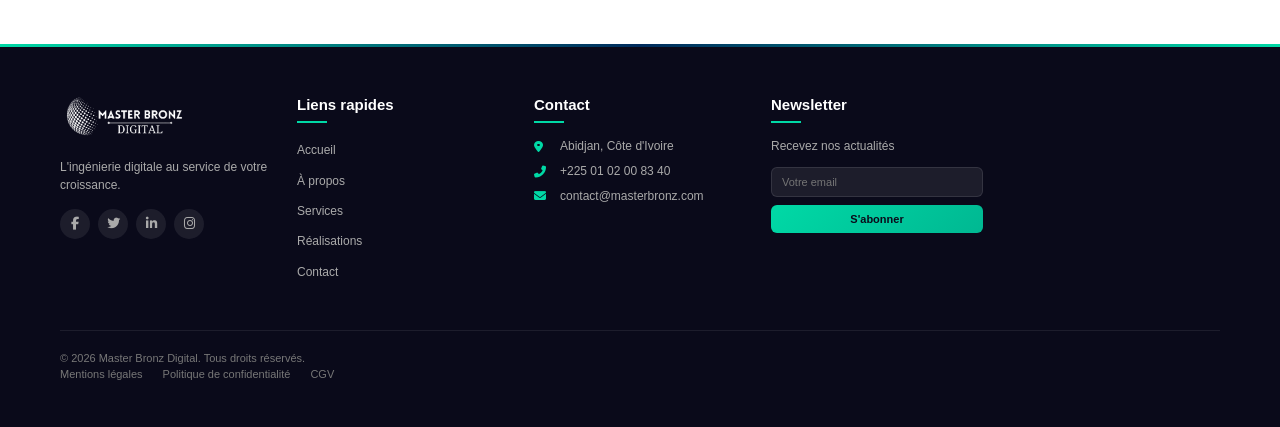
<file: contact.html>
﻿<!DOCTYPE html>
<html lang="fr">

<head>
    <meta charset="UTF-8">
    <meta name="viewport" content="width=device-width, initial-scale=1.0, user-scalable=yes">
    <title>Contact - Master Bronz Digital</title>
    <meta name="description" content="Contactez Master Bronz Digital pour vos projets digitaux.">
    <link rel="stylesheet" href="https://cdnjs.cloudflare.com/ajax/libs/font-awesome/6.5.1/css/all.min.css">
    <link rel="stylesheet" href="./css/style.css">
    <style>
        .contact-hero {
            background: linear-gradient(135deg, #0a0a2a 0%, #1a1a3e 100%);
            padding: 150px 0 80px;
            text-align: center;
            color: white;
        }
        .contact-hero h1 {
            font-size: 42px;
            margin-bottom: 20px;
        }
        .contact-hero h1 span {
            color: #00d9a6;
        }
        .contact-hero p {
            max-width: 700px;
            margin: 0 auto;
            font-size: 18px;
            opacity: 0.9;
        }
        .contact-section {
            padding: 80px 0;
            background: white;
        }
        .contact-grid {
            display: grid;
            grid-template-columns: 1fr 1fr;
            gap: 50px;
        }
        .contact-info h2 {
            font-size: 28px;
            color: #002B5C;
            margin-bottom: 20px;
        }
        .contact-info h2 span {
            color: #00d9a6;
        }
        .contact-info p {
            color: #555;
            line-height: 1.8;
            margin-bottom: 30px;
        }
        .contact-details {
            margin-top: 30px;
        }
        .contact-detail-item {
            display: flex;
            align-items: center;
            gap: 15px;
            margin-bottom: 20px;
            padding: 15px;
            background: #f8f9fa;
            border-radius: 12px;
            transition: transform 0.3s;
        }
        .contact-detail-item:hover {
            transform: translateX(5px);
        }
        .contact-detail-item i {
            font-size: 24px;
            color: #00d9a6;
            width: 40px;
        }
        .contact-detail-item h4 {
            font-size: 16px;
            color: #002B5C;
            margin-bottom: 5px;
        }
        .contact-detail-item p, .contact-detail-item a {
            color: #555;
            text-decoration: none;
        }
        .contact-detail-item a:hover {
            color: #00d9a6;
        }
        .contact-form {
            background: #f8f9fa;
            padding: 40px;
            border-radius: 24px;
        }
        .form-group {
            margin-bottom: 20px;
        }
        .form-group input, .form-group select, .form-group textarea {
            width: 100%;
            padding: 12px 15px;
            border: 1px solid #ddd;
            border-radius: 10px;
            font-size: 14px;
            transition: all 0.3s;
        }
        .form-group input:focus, .form-group select:focus, .form-group textarea:focus {
            outline: none;
            border-color: #00d9a6;
        }
        .form-group textarea {
            height: 120px;
            resize: vertical;
        }
        .submit-btn {
            background: #002B5C;
            color: white;
            border: none;
            padding: 12px 30px;
            border-radius: 30px;
            cursor: pointer;
            font-weight: 600;
            width: 100%;
            transition: all 0.3s;
        }
        .submit-btn:hover {
            background: #00d9a6;
            color: #002B5C;
        }
        .map-section {
            padding: 0 0 80px;
        }
        .map-container {
            border-radius: 20px;
            overflow: hidden;
            height: 350px;
            background: linear-gradient(135deg, #002B5C, #00d9a6);
            display: flex;
            align-items: center;
            justify-content: center;
            flex-direction: column;
            text-align: center;
        }
        .map-container i {
            font-size: 60px;
            color: white;
            margin-bottom: 15px;
        }
        .map-container h3 {
            color: white;
            margin-bottom: 10px;
            font-size: 24px;
        }
        .map-container p {
            color: rgba(255, 255, 255, 0.9);
            margin-bottom: 15px;
        }
        .map-link {
            display: inline-block;
            background: white;
            color: #002B5C;
            padding: 10px 25px;
            border-radius: 30px;
            text-decoration: none;
            font-weight: 600;
            transition: all 0.3s;
        }
        .map-link:hover {
            background: #00d9a6;
            color: #002B5C;
            transform: translateY(-3px);
        }
        
        /* ========== RESPONSIVE - 2 COLONNES SUR MOBILE ========== */
        @media (max-width: 992px) {
            .contact-grid {
                grid-template-columns: 1fr;
                gap: 30px;
            }
        }
        @media (max-width: 768px) {
            .contact-hero h1 {
                font-size: 28px;
            }
            .contact-form {
                padding: 25px;
            }
            .contact-info h2 {
                font-size: 24px;
            }
            .contact-info p {
                font-size: 13px;
            }
            .contact-detail-item {
                padding: 12px;
            }
            .contact-detail-item i {
                font-size: 20px;
                width: 30px;
            }
            .contact-detail-item h4 {
                font-size: 14px;
            }
            .contact-detail-item p {
                font-size: 12px;
            }
            .map-container {
                height: 280px;
            }
            .map-container i {
                font-size: 40px;
            }
            .map-container h3 {
                font-size: 18px;
            }
        }
        @media (max-width: 480px) {
            .contact-info h2 {
                font-size: 20px;
            }
            .contact-info p {
                font-size: 12px;
            }
            .contact-detail-item {
                padding: 10px;
            }
            .contact-detail-item i {
                font-size: 18px;
            }
            .contact-detail-item h4 {
                font-size: 13px;
            }
            .contact-detail-item p {
                font-size: 11px;
            }
            .contact-form {
                padding: 20px;
            }
            .form-group input, .form-group select, .form-group textarea {
                padding: 10px 12px;
                font-size: 12px;
            }
            .submit-btn {
                padding: 10px 20px;
                font-size: 13px;
            }
            .map-container {
                height: 240px;
            }
            .map-container i {
                font-size: 30px;
            }
            .map-container h3 {
                font-size: 16px;
            }
            .map-link {
                padding: 8px 20px;
                font-size: 12px;
            }
        }
    </style>
</head>

<body>
    <header class="header">
        <div class="header-content">
            <div class="logo"><a href="index.html"><img src="./image/logo.png" alt="Master Bronz Digital"></a></div>
            <button class="menu-toggle" aria-label="Menu">☰</button>
            <nav class="nav">
                <a href="index.html">Accueil</a>
                <a href="a-propos.html">À propos</a>
                <a href="services.html">Services</a>
                <a href="portfolio.html">Réalisations</a>
                <a href="academie.html">Académie</a>
                <a href="blog.html">Blog</a>
                <a href="contact.html">Contact</a>
                <button class="head-btn-mobile" onclick="openDevis()">Devis gratuit</button>
            </nav>
            <button class="head-btn" onclick="openDevis()">Devis gratuit</button>
        </div>
    </header>

    <section class="contact-hero">
        <div class="container">
            <h1><span>Contactez</span>-nous</h1>
            <p>Parlons de votre projet et construisons ensemble votre succès digital</p>
        </div>
    </section>

    <section class="contact-section">
        <div class="container">
            <div class="contact-grid">
                <div class="contact-info">
                    <h2>Parlons de <span>votre projet</span></h2>
                    <p>Que vous ayez un projet précis ou simplement besoin de conseils, notre équipe est là pour vous accompagner. Remplissez le formulaire ou contactez-nous directement.</p>
                    <div class="contact-details">
                        <div class="contact-detail-item">
                            <i class="fas fa-map-marker-alt"></i>
                            <div>
                                <h4>Notre adresse</h4>
                                <p>Abidjan, Côte d'Ivoire</p>
                            </div>
                        </div>
                        <div class="contact-detail-item">
                            <i class="fas fa-phone-alt"></i>
                            <div>
                                <h4>Téléphone</h4>
                                <p><a href="tel:+2250102008340">+225 01 02 00 83 40</a> / <a href="tel:+2250702888506">+225 07 02 88 85 06</a></p>
                            </div>
                        </div>
                        <div class="contact-detail-item">
                            <i class="fas fa-envelope"></i>
                            <div>
                                <h4>Email</h4>
                                <p><a href="mailto:masterbronzdigital12@gmail.com">masterbronzdigital12@gmail.com</a></p>
                            </div>
                        </div>
                        <div class="contact-detail-item">
                            <i class="fas fa-clock"></i>
                            <div>
                                <h4>Horaires</h4>
                                <p>Lundi - Vendredi: 8h00 - 18h00</p>
                            </div>
                        </div>
                    </div>
                </div>
                <div class="contact-form">
                    <form id="contactForm" onsubmit="sendContact(event)">
                        <div class="form-group">
                            <input type="text" id="name" placeholder="Votre nom complet" required>
                        </div>
                        <div class="form-group">
                            <input type="email" id="email" placeholder="Votre email" required>
                        </div>
                        <div class="form-group">
                            <input type="tel" id="phone" placeholder="Votre téléphone">
                        </div>
                        <div class="form-group">
                            <select id="subject">
                                <option value="">Sélectionnez un sujet</option>
                                <option value="devis">Demande de devis</option>
                                <option value="information">Demande d'information</option>
                                <option value="formation">Inscription formation</option>
                                <option value="autre">Autre</option>
                            </select>
                        </div>
                        <div class="form-group">
                            <textarea id="message" placeholder="Votre message..." required></textarea>
                        </div>
                        <button type="submit" class="submit-btn">Envoyer le message →</button>
                    </form>
                </div>
            </div>
        </div>
    </section>

    <section class="map-section">
        <div class="container">
            <div class="map-container">
                <i class="fas fa-map-marker-alt"></i>
                <h3>Master Bronz Digital</h3>
                <p>Abidjan, Côte d'Ivoire<br>01 BP 1234 Abidjan 01</p>
                <a href="https://www.google.com/maps/search/?api=1&query=Abidjan+Cote+d%27Ivoire" target="_blank" class="map-link">
                    Voir sur Google Maps →
                </a>
            </div>
        </div>
    </section>

    <footer class="footer">
        <div class="container">
            <div class="footer-grid">
                <div class="footer-col">
                    <div class="footer-logo"><img src="./image/logo.png" alt="Master Bronz Digital"></div>
                    <p class="footer-description">L'ingénierie digitale au service de votre croissance.</p>
                    <div class="footer-social">
                        <a href="#"><i class="fab fa-facebook-f"></i></a>
                        <a href="#"><i class="fab fa-twitter"></i></a>
                        <a href="#"><i class="fab fa-linkedin-in"></i></a>
                        <a href="#"><i class="fab fa-instagram"></i></a>
                    </div>
                </div>
                <div class="footer-col">
                    <h4>Liens rapides</h4>
                    <ul>
                        <li><a href="index.html">Accueil</a></li>
                        <li><a href="a-propos.html">À propos</a></li>
                        <li><a href="services.html">Services</a></li>
                        <li><a href="portfolio.html">Réalisations</a></li>
                        <li><a href="contact.html">Contact</a></li>
                    </ul>
                </div>
                <div class="footer-col">
                    <h4>Contact</h4>
                    <ul class="footer-contact">
                        <li><i class="fas fa-map-marker-alt"></i> Abidjan, Côte d'Ivoire</li>
                        <li><i class="fas fa-phone-alt"></i> <a href="tel:+2250102008340">+225 01 02 00 83 40</a></li>
                        <li><i class="fas fa-envelope"></i> <a href="mailto:masterbronzdigital12@gmail.com">contact@masterbronz.com</a></li>
                    </ul>
                </div>
                <div class="footer-col newsletter">
                    <h4>Newsletter</h4>
                    <p>Recevez nos actualités</p>
                    <div class="newsletter-form">
                        <input type="email" id="newsletterEmail" placeholder="Votre email">
                        <button onclick="subscribeNewsletter()">S'abonner</button>
                    </div>
                </div>
            </div>
            <div class="footer-bottom">
                <p>&copy; 2026 Master Bronz Digital. Tous droits réservés.</p>
                <div class="footer-legal">
                    <a href="#">Mentions légales</a>
                    <a href="#">Politique de confidentialité</a>
                    <a href="#">CGV</a>
                </div>
            </div>
        </div>
    </footer>

    <script src="./js/script.js"></script>
    <script>
        function sendContact(event) {
            event.preventDefault();
            const name = document.getElementById('name').value;
            const email = document.getElementById('email').value;
            const message = document.getElementById('message').value;
            
            if (name && email && message) {
                alert(`Merci ${name} ! Votre message a bien été envoyé. Nous vous répondrons dans les plus brefs délais.`);
                document.getElementById('contactForm').reset();
            } else {
                alert('Veuillez remplir tous les champs obligatoires.');
            }
        }
    </script>
</body>

</html>
</file>
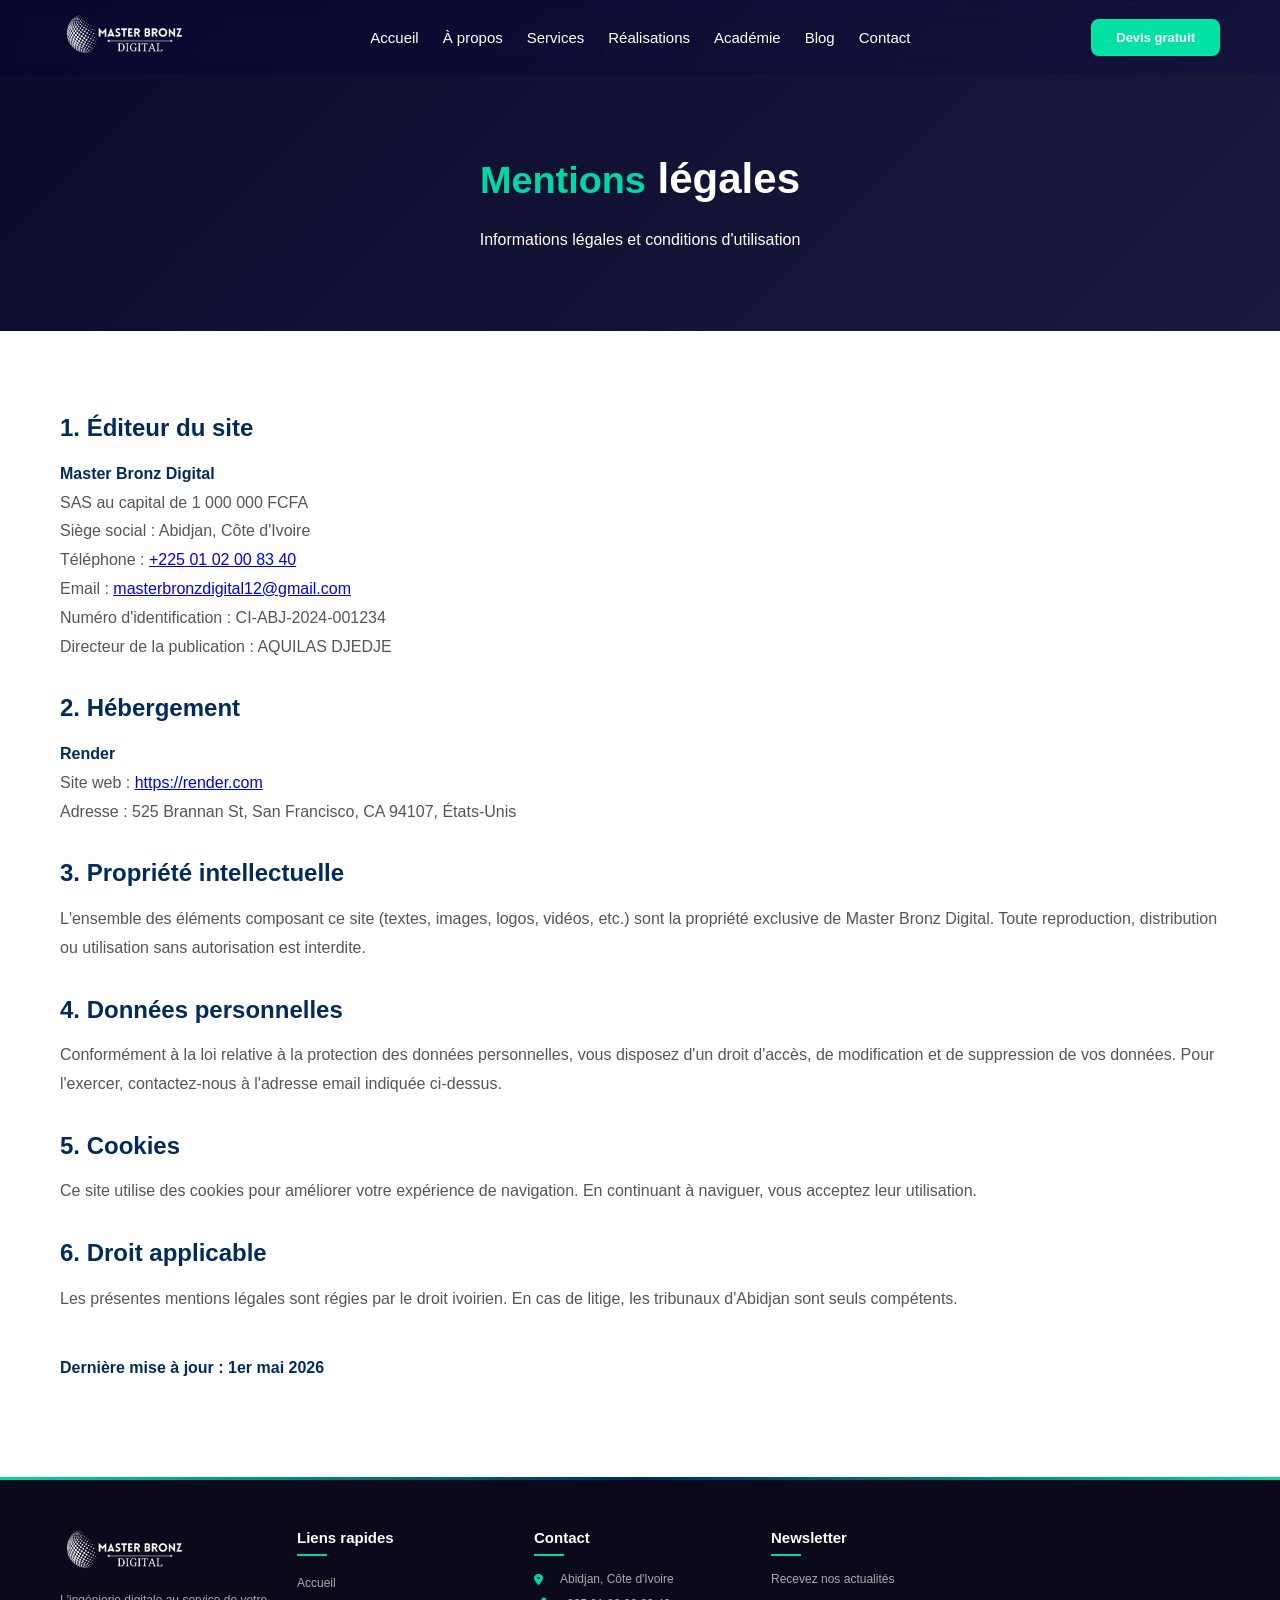
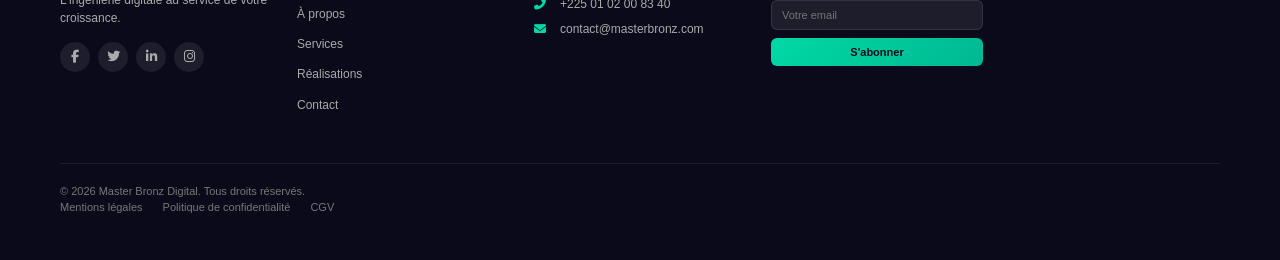
<file: mentions-legales.html>
﻿<!DOCTYPE html>
<html lang="fr">

<head>
    <meta charset="UTF-8">
    <meta name="viewport" content="width=device-width, initial-scale=1.0, user-scalable=yes">
    <title>Mentions légales - Master Bronz Digital</title>
    <meta name="description" content="Mentions légales de Master Bronz Digital.">
    <link rel="stylesheet" href="https://cdnjs.cloudflare.com/ajax/libs/font-awesome/6.5.1/css/all.min.css">
    <link rel="stylesheet" href="./css/style.css">
    <style>
        .legal-hero {
            background: linear-gradient(135deg, #0a0a2a 0%, #1a1a3e 100%);
            padding: 150px 0 80px;
            text-align: center;
            color: white;
        }
        .legal-hero h1 {
            font-size: 42px;
            margin-bottom: 20px;
        }
        .legal-hero h1 span {
            color: #00d9a6;
        }
        .legal-content {
            padding: 80px 0;
        }
        .legal-content h2 {
            color: #002B5C;
            margin: 30px 0 15px;
            font-size: 24px;
        }
        .legal-content h2:first-of-type {
            margin-top: 0;
        }
        .legal-content p {
            color: #555;
            line-height: 1.8;
            margin-bottom: 15px;
        }
        .legal-content strong {
            color: #002B5C;
        }
        @media (max-width: 768px) {
            .legal-hero h1 {
                font-size: 28px;
            }
            .legal-content h2 {
                font-size: 20px;
            }
        }
    </style>
</head>

<body>
    <header class="header">
        <div class="header-content">
            <div class="logo"><a href="index.html"><img src="./image/logo.png" alt="Master Bronz Digital"></a></div>
            <button class="menu-toggle" aria-label="Menu">☰</button>
            <nav class="nav">
                <a href="index.html">Accueil</a>
                <a href="a-propos.html">À propos</a>
                <a href="services.html">Services</a>
                <a href="portfolio.html">Réalisations</a>
                <a href="academie.html">Académie</a>
                <a href="blog.html">Blog</a>
                <a href="contact.html">Contact</a>
                <button class="head-btn-mobile" onclick="openDevis()">Devis gratuit</button>
            </nav>
            <button class="head-btn" onclick="openDevis()">Devis gratuit</button>
        </div>
    </header>

    <section class="legal-hero">
        <div class="container">
            <h1><span>Mentions</span> légales</h1>
            <p>Informations légales et conditions d'utilisation</p>
        </div>
    </section>

    <section class="legal-content">
        <div class="container">
            <h2>1. Éditeur du site</h2>
            <p><strong>Master Bronz Digital</strong><br>
            SAS au capital de 1 000 000 FCFA<br>
            Siège social : Abidjan, Côte d'Ivoire<br>
            Téléphone : <a href="tel:+2250102008340">+225 01 02 00 83 40</a><br>
            Email : <a href="mailto:masterbronzdigital12@gmail.com">masterbronzdigital12@gmail.com</a><br>
            Numéro d'identification : CI-ABJ-2024-001234<br>
            Directeur de la publication : AQUILAS DJEDJE</p>

            <h2>2. Hébergement</h2>
            <p><strong>Render</strong><br>
            Site web : <a href="https://render.com" target="_blank">https://render.com</a><br>
            Adresse : 525 Brannan St, San Francisco, CA 94107, États-Unis</p>

            <h2>3. Propriété intellectuelle</h2>
            <p>L'ensemble des éléments composant ce site (textes, images, logos, vidéos, etc.) sont la propriété exclusive de Master Bronz Digital. Toute reproduction, distribution ou utilisation sans autorisation est interdite.</p>

            <h2>4. Données personnelles</h2>
            <p>Conformément à la loi relative à la protection des données personnelles, vous disposez d'un droit d'accès, de modification et de suppression de vos données. Pour l'exercer, contactez-nous à l'adresse email indiquée ci-dessus.</p>

            <h2>5. Cookies</h2>
            <p>Ce site utilise des cookies pour améliorer votre expérience de navigation. En continuant à naviguer, vous acceptez leur utilisation.</p>

            <h2>6. Droit applicable</h2>
            <p>Les présentes mentions légales sont régies par le droit ivoirien. En cas de litige, les tribunaux d'Abidjan sont seuls compétents.</p>

            <p style="margin-top: 40px;"><strong>Dernière mise à jour : 1er mai 2026</strong></p>
        </div>
    </section>

    <footer class="footer">
        <div class="container">
            <div class="footer-grid">
                <div class="footer-col">
                    <div class="footer-logo"><img src="./image/logo.png" alt="Master Bronz Digital"></div>
                    <p class="footer-description">L'ingénierie digitale au service de votre croissance.</p>
                    <div class="footer-social">
                        <a href="#" aria-label="Facebook"><i class="fab fa-facebook-f"></i></a>
                        <a href="#" aria-label="Twitter"><i class="fab fa-twitter"></i></a>
                        <a href="#" aria-label="LinkedIn"><i class="fab fa-linkedin-in"></i></a>
                        <a href="#" aria-label="Instagram"><i class="fab fa-instagram"></i></a>
                    </div>
                </div>
                <div class="footer-col">
                    <h4>Liens rapides</h4>
                    <ul>
                        <li><a href="index.html">Accueil</a></li>
                        <li><a href="a-propos.html">À propos</a></li>
                        <li><a href="services.html">Services</a></li>
                        <li><a href="portfolio.html">Réalisations</a></li>
                        <li><a href="contact.html">Contact</a></li>
                    </ul>
                </div>
                <div class="footer-col">
                    <h4>Contact</h4>
                    <ul class="footer-contact">
                        <li><i class="fas fa-map-marker-alt"></i> Abidjan, Côte d'Ivoire</li>
                        <li><i class="fas fa-phone-alt"></i> <a href="tel:+2250102008340">+225 01 02 00 83 40</a></li>
                        <li><i class="fas fa-envelope"></i> <a href="mailto:masterbronzdigital12@gmail.com">contact@masterbronz.com</a></li>
                    </ul>
                </div>
                <div class="footer-col newsletter">
                    <h4>Newsletter</h4>
                    <p>Recevez nos actualités</p>
                    <div class="newsletter-form">
                        <input type="email" id="newsletterEmail" placeholder="Votre email">
                        <button onclick="subscribeNewsletter()">S'abonner</button>
                    </div>
                </div>
            </div>
            <div class="footer-bottom">
                <p>&copy; 2026 Master Bronz Digital. Tous droits réservés.</p>
                <div class="footer-legal">
                    <a href="mentions-legales.html">Mentions légales</a>
                    <a href="politique.html">Politique de confidentialité</a>
                    <a href="cgv.html">CGV</a>
                </div>
            </div>
        </div>
    </footer>

    <script src="./js/script.js"></script>
</body>

</html>
</file>
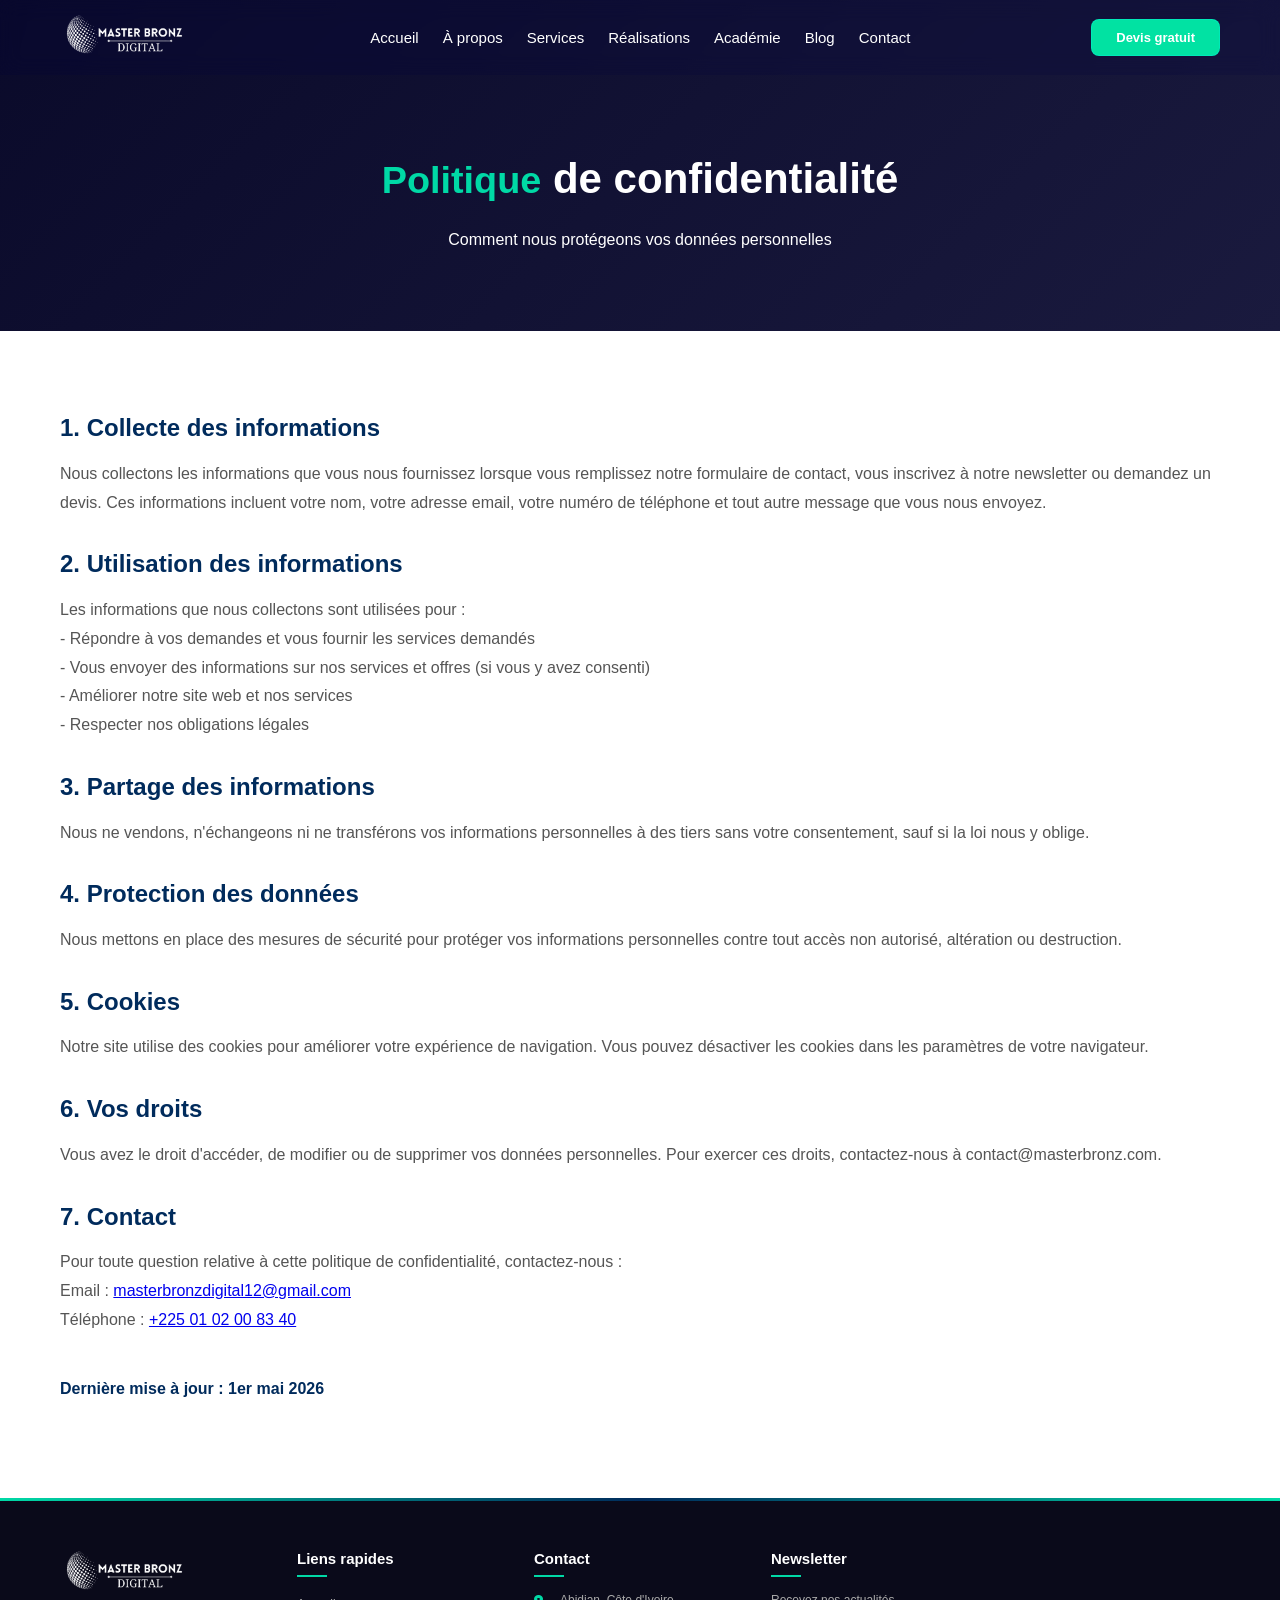
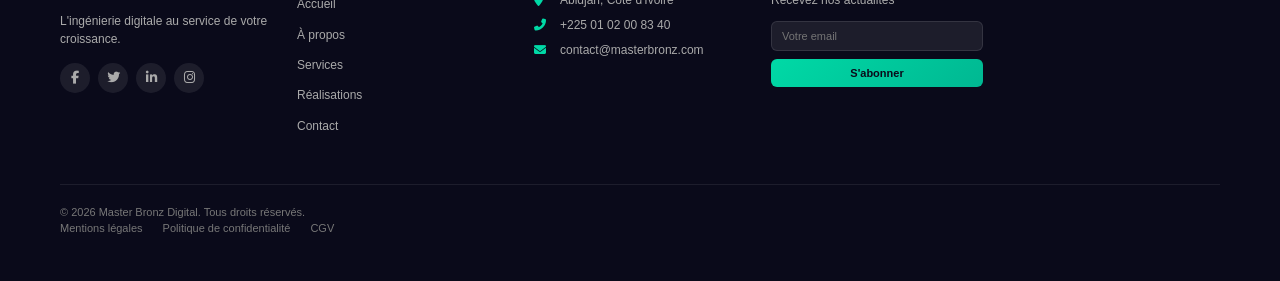
<file: politique.html>
﻿<!DOCTYPE html>
<html lang="fr">

<head>
    <meta charset="UTF-8">
    <meta name="viewport" content="width=device-width, initial-scale=1.0, user-scalable=yes">
    <title>Politique de confidentialité - Master Bronz Digital</title>
    <meta name="description" content="Politique de confidentialité de Master Bronz Digital.">
    <link rel="stylesheet" href="https://cdnjs.cloudflare.com/ajax/libs/font-awesome/6.5.1/css/all.min.css">
    <link rel="stylesheet" href="./css/style.css">
    <style>
        .legal-hero {
            background: linear-gradient(135deg, #0a0a2a 0%, #1a1a3e 100%);
            padding: 150px 0 80px;
            text-align: center;
            color: white;
        }
        .legal-hero h1 {
            font-size: 42px;
            margin-bottom: 20px;
        }
        .legal-hero h1 span {
            color: #00d9a6;
        }
        .legal-content {
            padding: 80px 0;
        }
        .legal-content h2 {
            color: #002B5C;
            margin: 30px 0 15px;
            font-size: 24px;
        }
        .legal-content h2:first-of-type {
            margin-top: 0;
        }
        .legal-content p {
            color: #555;
            line-height: 1.8;
            margin-bottom: 15px;
        }
        .legal-content strong {
            color: #002B5C;
        }
        @media (max-width: 768px) {
            .legal-hero h1 {
                font-size: 28px;
            }
            .legal-content h2 {
                font-size: 20px;
            }
        }
    </style>
</head>

<body>
    <header class="header">
        <div class="header-content">
            <div class="logo"><a href="index.html"><img src="./image/logo.png" alt="Master Bronz Digital"></a></div>
            <button class="menu-toggle" aria-label="Menu">☰</button>
            <nav class="nav">
                <a href="index.html">Accueil</a>
                <a href="a-propos.html">À propos</a>
                <a href="services.html">Services</a>
                <a href="portfolio.html">Réalisations</a>
                <a href="academie.html">Académie</a>
                <a href="blog.html">Blog</a>
                <a href="contact.html">Contact</a>
                <button class="head-btn-mobile" onclick="openDevis()">Devis gratuit</button>
            </nav>
            <button class="head-btn" onclick="openDevis()">Devis gratuit</button>
        </div>
    </header>

    <section class="legal-hero">
        <div class="container">
            <h1><span>Politique</span> de confidentialité</h1>
            <p>Comment nous protégeons vos données personnelles</p>
        </div>
    </section>

    <section class="legal-content">
        <div class="container">
            <h2>1. Collecte des informations</h2>
            <p>Nous collectons les informations que vous nous fournissez lorsque vous remplissez notre formulaire de contact, vous inscrivez à notre newsletter ou demandez un devis. Ces informations incluent votre nom, votre adresse email, votre numéro de téléphone et tout autre message que vous nous envoyez.</p>

            <h2>2. Utilisation des informations</h2>
            <p>Les informations que nous collectons sont utilisées pour :<br>
            - Répondre à vos demandes et vous fournir les services demandés<br>
            - Vous envoyer des informations sur nos services et offres (si vous y avez consenti)<br>
            - Améliorer notre site web et nos services<br>
            - Respecter nos obligations légales</p>

            <h2>3. Partage des informations</h2>
            <p>Nous ne vendons, n'échangeons ni ne transférons vos informations personnelles à des tiers sans votre consentement, sauf si la loi nous y oblige.</p>

            <h2>4. Protection des données</h2>
            <p>Nous mettons en place des mesures de sécurité pour protéger vos informations personnelles contre tout accès non autorisé, altération ou destruction.</p>

            <h2>5. Cookies</h2>
            <p>Notre site utilise des cookies pour améliorer votre expérience de navigation. Vous pouvez désactiver les cookies dans les paramètres de votre navigateur.</p>

            <h2>6. Vos droits</h2>
            <p>Vous avez le droit d'accéder, de modifier ou de supprimer vos données personnelles. Pour exercer ces droits, contactez-nous à contact@masterbronz.com.</p>

            <h2>7. Contact</h2>
            <p>Pour toute question relative à cette politique de confidentialité, contactez-nous :<br>
            Email : <a href="mailto:masterbronzdigital12@gmail.com">masterbronzdigital12@gmail.com</a><br>
            Téléphone : <a href="tel:+2250102008340">+225 01 02 00 83 40</a></p>

            <p style="margin-top: 40px;"><strong>Dernière mise à jour : 1er mai 2026</strong></p>
        </div>
    </section>

    <footer class="footer">
        <div class="container">
            <div class="footer-grid">
                <div class="footer-col">
                    <div class="footer-logo"><img src="./image/logo.png" alt="Master Bronz Digital"></div>
                    <p class="footer-description">L'ingénierie digitale au service de votre croissance.</p>
                    <div class="footer-social">
                        <a href="#" aria-label="Facebook"><i class="fab fa-facebook-f"></i></a>
                        <a href="#" aria-label="Twitter"><i class="fab fa-twitter"></i></a>
                        <a href="#" aria-label="LinkedIn"><i class="fab fa-linkedin-in"></i></a>
                        <a href="#" aria-label="Instagram"><i class="fab fa-instagram"></i></a>
                    </div>
                </div>
                <div class="footer-col">
                    <h4>Liens rapides</h4>
                    <ul>
                        <li><a href="index.html">Accueil</a></li>
                        <li><a href="a-propos.html">À propos</a></li>
                        <li><a href="services.html">Services</a></li>
                        <li><a href="portfolio.html">Réalisations</a></li>
                        <li><a href="contact.html">Contact</a></li>
                    </ul>
                </div>
                <div class="footer-col">
                    <h4>Contact</h4>
                    <ul class="footer-contact">
                        <li><i class="fas fa-map-marker-alt"></i> Abidjan, Côte d'Ivoire</li>
                        <li><i class="fas fa-phone-alt"></i> <a href="tel:+2250102008340">+225 01 02 00 83 40</a></li>
                        <li><i class="fas fa-envelope"></i> <a href="mailto:masterbronzdigital12@gmail.com">contact@masterbronz.com</a></li>
                    </ul>
                </div>
                <div class="footer-col newsletter">
                    <h4>Newsletter</h4>
                    <p>Recevez nos actualités</p>
                    <div class="newsletter-form">
                        <input type="email" id="newsletterEmail" placeholder="Votre email">
                        <button onclick="subscribeNewsletter()">S'abonner</button>
                    </div>
                </div>
            </div>
            <div class="footer-bottom">
                <p>&copy; 2026 Master Bronz Digital. Tous droits réservés.</p>
                <div class="footer-legal">
                    <a href="mentions-legales.html">Mentions légales</a>
                    <a href="politique.html">Politique de confidentialité</a>
                    <a href="cgv.html">CGV</a>
                </div>
            </div>
        </div>
    </footer>

    <script src="./js/script.js"></script>
</body>

</html>
</file>
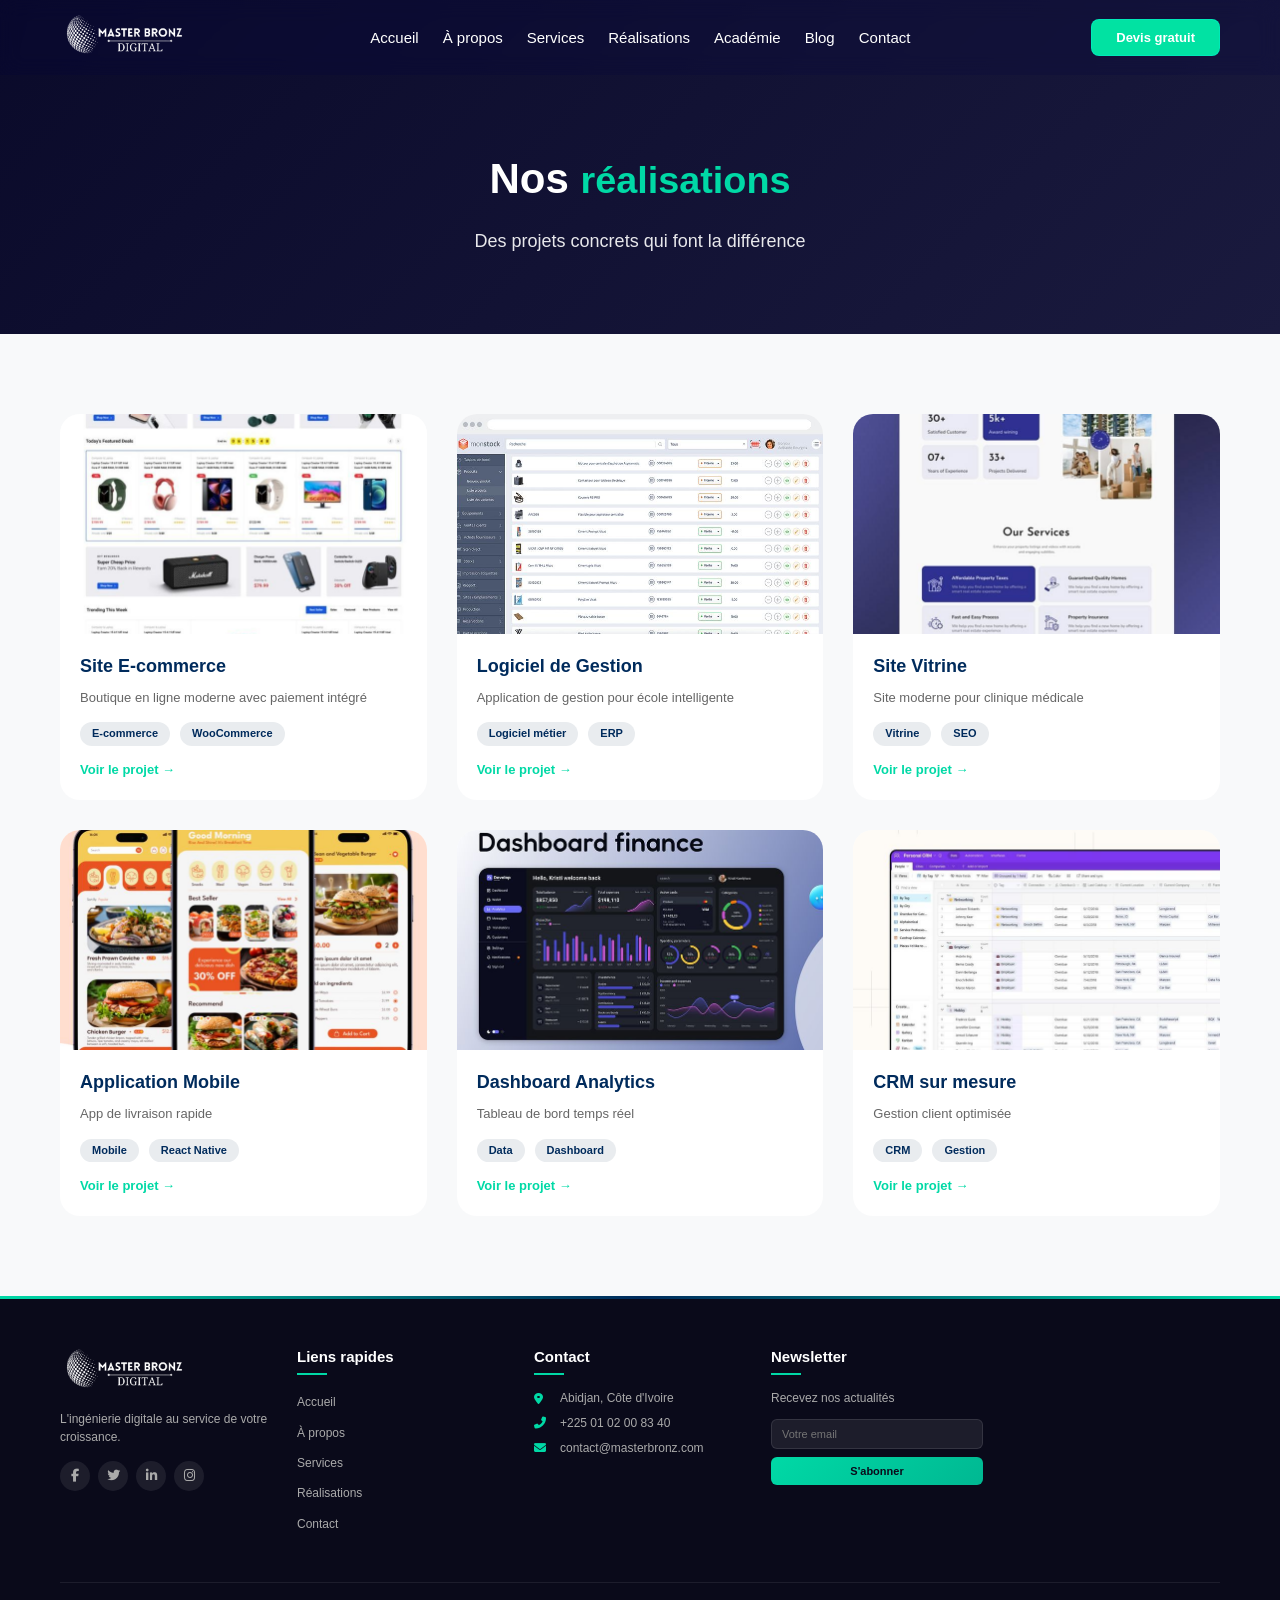
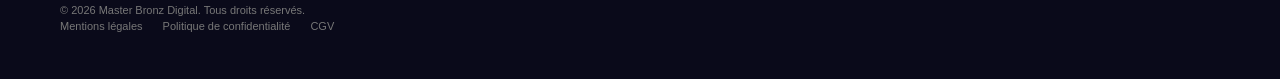
<file: portfolio.html>
﻿<!DOCTYPE html>
<html lang="fr">

<head>
    <meta charset="UTF-8">
    <meta name="viewport" content="width=device-width, initial-scale=1.0, user-scalable=yes">
    <title>Nos réalisations - Master Bronz Digital</title>
    <meta name="description" content="Découvrez nos projets : sites e-commerce, logiciels de gestion, applications mobiles et plus.">
    <link rel="stylesheet" href="https://cdnjs.cloudflare.com/ajax/libs/font-awesome/6.5.1/css/all.min.css">
    <link rel="stylesheet" href="./css/style.css">
    <style>
        .portfolio-hero {
            background: linear-gradient(135deg, #0a0a2a 0%, #1a1a3e 100%);
            padding: 150px 0 80px;
            text-align: center;
            color: white;
        }
        .portfolio-hero h1 {
            font-size: 42px;
            margin-bottom: 20px;
        }
        .portfolio-hero h1 span {
            color: #00d9a6;
        }
        .portfolio-hero p {
            max-width: 700px;
            margin: 0 auto;
            font-size: 18px;
            opacity: 0.9;
        }
        .portfolio-grid {
            padding: 80px 0;
            background: #f8f9fa;
        }
        .portfolio-items {
            display: grid;
            grid-template-columns: repeat(3, 1fr);
            gap: 30px;
        }
        .portfolio-item {
            background: white;
            border-radius: 20px;
            overflow: hidden;
            transition: transform 0.3s, box-shadow 0.3s;
        }
        .portfolio-item:hover {
            transform: translateY(-10px);
            box-shadow: 0 20px 40px rgba(0, 0, 0, 0.1);
        }
        .portfolio-image {
            height: 220px;
            overflow: hidden;
        }
        .portfolio-image img {
            width: 100%;
            height: 100%;
            object-fit: cover;
            transition: transform 0.5s;
        }
        .portfolio-item:hover .portfolio-image img {
            transform: scale(1.1);
        }
        .portfolio-content {
            padding: 20px;
        }
        .portfolio-content h3 {
            font-size: 18px;
            color: #002B5C;
            margin-bottom: 10px;
        }
        .portfolio-content p {
            color: #666;
            font-size: 13px;
            margin-bottom: 15px;
        }
        .portfolio-tags {
            display: flex;
            gap: 10px;
            flex-wrap: wrap;
        }
        .portfolio-tags span {
            background: #e9ecef;
            padding: 4px 12px;
            border-radius: 20px;
            font-size: 11px;
            color: #002B5C;
        }
        .portfolio-link {
            display: inline-block;
            margin-top: 15px;
            color: #00d9a6;
            text-decoration: none;
            font-weight: 600;
            font-size: 13px;
        }
        
        /* ========== RESPONSIVE - 2 COLONNES SUR MOBILE ========== */
        @media (max-width: 992px) {
            .portfolio-items {
                grid-template-columns: repeat(2, 1fr);
                gap: 20px;
            }
        }
        @media (max-width: 768px) {
            .portfolio-hero h1 {
                font-size: 28px;
            }
            .portfolio-items {
                grid-template-columns: repeat(2, 1fr);
                gap: 15px;
            }
            .portfolio-image {
                height: 150px;
            }
            .portfolio-content h3 {
                font-size: 14px;
            }
            .portfolio-content p {
                font-size: 11px;
            }
            .portfolio-tags span {
                font-size: 9px;
                padding: 3px 8px;
            }
        }
        @media (max-width: 480px) {
            .portfolio-items {
                grid-template-columns: repeat(2, 1fr);
                gap: 12px;
            }
            .portfolio-image {
                height: 120px;
            }
            .portfolio-content {
                padding: 12px;
            }
            .portfolio-content h3 {
                font-size: 12px;
            }
            .portfolio-content p {
                font-size: 9px;
                margin-bottom: 8px;
            }
            .portfolio-tags span {
                font-size: 8px;
                padding: 2px 6px;
            }
            .portfolio-link {
                font-size: 10px;
                margin-top: 8px;
            }
        }
    </style>
</head>

<body>
    <header class="header">
        <div class="header-content">
            <div class="logo"><a href="index.html"><img src="./image/logo.png" alt="Master Bronz Digital"></a></div>
            <button class="menu-toggle" aria-label="Menu">☰</button>
            <nav class="nav">
                <a href="index.html">Accueil</a>
                <a href="a-propos.html">À propos</a>
                <a href="services.html">Services</a>
                <a href="portfolio.html">Réalisations</a>
                <a href="academie.html">Académie</a>
                <a href="blog.html">Blog</a>
                <a href="contact.html">Contact</a>
                <button class="head-btn-mobile" onclick="openDevis()">Devis gratuit</button>
            </nav>
            <button class="head-btn" onclick="openDevis()">Devis gratuit</button>
        </div>
    </header>

    <section class="portfolio-hero">
        <div class="container">
            <h1>Nos <span>réalisations</span></h1>
            <p>Des projets concrets qui font la différence</p>
        </div>
    </section>

    <section class="portfolio-grid">
        <div class="container">
            <div class="portfolio-items">
                <div class="portfolio-item">
                    <div class="portfolio-image">
                        <img src="./image/we will create premium web site design in your business_.jpg" alt="Site e-commerce">
                    </div>
                    <div class="portfolio-content">
                        <h3>Site E-commerce</h3>
                        <p>Boutique en ligne moderne avec paiement intégré</p>
                        <div class="portfolio-tags">
                            <span>E-commerce</span>
                            <span>WooCommerce</span>
                        </div>
                        <a href="#" class="portfolio-link">Voir le projet →</a>
                    </div>
                </div>
                <div class="portfolio-item">
                    <div class="portfolio-image">
                        <img src="./image/Logiciel de Gestion des Stocks et Flux, Solution Mobile et Cloud - Monstock.jpg" alt="Logiciel de gestion">
                    </div>
                    <div class="portfolio-content">
                        <h3>Logiciel de Gestion</h3>
                        <p>Application de gestion pour école intelligente</p>
                        <div class="portfolio-tags">
                            <span>Logiciel métier</span>
                            <span>ERP</span>
                        </div>
                        <a href="#" class="portfolio-link">Voir le projet →</a>
                    </div>
                </div>
                <div class="portfolio-item">
                    <div class="portfolio-image">
                        <img src="./image/Portal online efectiva.jpg" alt="Site vitrine">
                    </div>
                    <div class="portfolio-content">
                        <h3>Site Vitrine</h3>
                        <p>Site moderne pour clinique médicale</p>
                        <div class="portfolio-tags">
                            <span>Vitrine</span>
                            <span>SEO</span>
                        </div>
                        <a href="#" class="portfolio-link">Voir le projet →</a>
                    </div>
                </div>
                <div class="portfolio-item">
                    <div class="portfolio-image">
                        <img src="./image/Sleek food app UI kit_ User-friendly design for seamless delivery_.jpg" alt="Application mobile">
                    </div>
                    <div class="portfolio-content">
                        <h3>Application Mobile</h3>
                        <p>App de livraison rapide</p>
                        <div class="portfolio-tags">
                            <span>Mobile</span>
                            <span>React Native</span>
                        </div>
                        <a href="#" class="portfolio-link">Voir le projet →</a>
                    </div>
                </div>
                <div class="portfolio-item">
                    <div class="portfolio-image">
                        <img src="./image/Dashboard ui_ux _ Finance Management _ Дашборд - Kristi Kamlykova.jpg" alt="Dashboard analytics">
                    </div>
                    <div class="portfolio-content">
                        <h3>Dashboard Analytics</h3>
                        <p>Tableau de bord temps réel</p>
                        <div class="portfolio-tags">
                            <span>Data</span>
                            <span>Dashboard</span>
                        </div>
                        <a href="#" class="portfolio-link">Voir le projet →</a>
                    </div>
                </div>
                <div class="portfolio-item">
                    <div class="portfolio-image">
                        <img src="./image/Modèle CRM personnel pour Airtable _ Gestionnaire de contacts pour développer et organiser votre réseau.jpg" alt="CRM sur mesure">
                    </div>
                    <div class="portfolio-content">
                        <h3>CRM sur mesure</h3>
                        <p>Gestion client optimisée</p>
                        <div class="portfolio-tags">
                            <span>CRM</span>
                            <span>Gestion</span>
                        </div>
                        <a href="#" class="portfolio-link">Voir le projet →</a>
                    </div>
                </div>
            </div>
        </div>
    </section>

    <footer class="footer">
        <div class="container">
            <div class="footer-grid">
                <div class="footer-col">
                    <div class="footer-logo"><img src="./image/logo.png" alt="Master Bronz Digital"></div>
                    <p class="footer-description">L'ingénierie digitale au service de votre croissance.</p>
                    <div class="footer-social">
                        <a href="#"><i class="fab fa-facebook-f"></i></a>
                        <a href="#"><i class="fab fa-twitter"></i></a>
                        <a href="#"><i class="fab fa-linkedin-in"></i></a>
                        <a href="#"><i class="fab fa-instagram"></i></a>
                    </div>
                </div>
                <div class="footer-col">
                    <h4>Liens rapides</h4>
                    <ul>
                        <li><a href="index.html">Accueil</a></li>
                        <li><a href="a-propos.html">À propos</a></li>
                        <li><a href="services.html">Services</a></li>
                        <li><a href="portfolio.html">Réalisations</a></li>
                        <li><a href="contact.html">Contact</a></li>
                    </ul>
                </div>
                <div class="footer-col">
                    <h4>Contact</h4>
                    <ul class="footer-contact">
                        <li><i class="fas fa-map-marker-alt"></i> Abidjan, Côte d'Ivoire</li>
                        <li><i class="fas fa-phone-alt"></i> <a href="tel:+2250102008340">+225 01 02 00 83 40</a></li>
                        <li><i class="fas fa-envelope"></i> <a href="mailto:masterbronzdigital12@gmail.com">contact@masterbronz.com</a></li>
                    </ul>
                </div>
                <div class="footer-col newsletter">
                    <h4>Newsletter</h4>
                    <p>Recevez nos actualités</p>
                    <div class="newsletter-form">
                        <input type="email" id="newsletterEmail" placeholder="Votre email">
                        <button onclick="subscribeNewsletter()">S'abonner</button>
                    </div>
                </div>
            </div>
            <div class="footer-bottom">
                <p>&copy; 2026 Master Bronz Digital. Tous droits réservés.</p>
                <div class="footer-legal">
                    <a href="#">Mentions légales</a>
                    <a href="#">Politique de confidentialité</a>
                    <a href="#">CGV</a>
                </div>
            </div>
        </div>
    </footer>

    <script src="./js/script.js"></script>
</body>

</html>
</file>
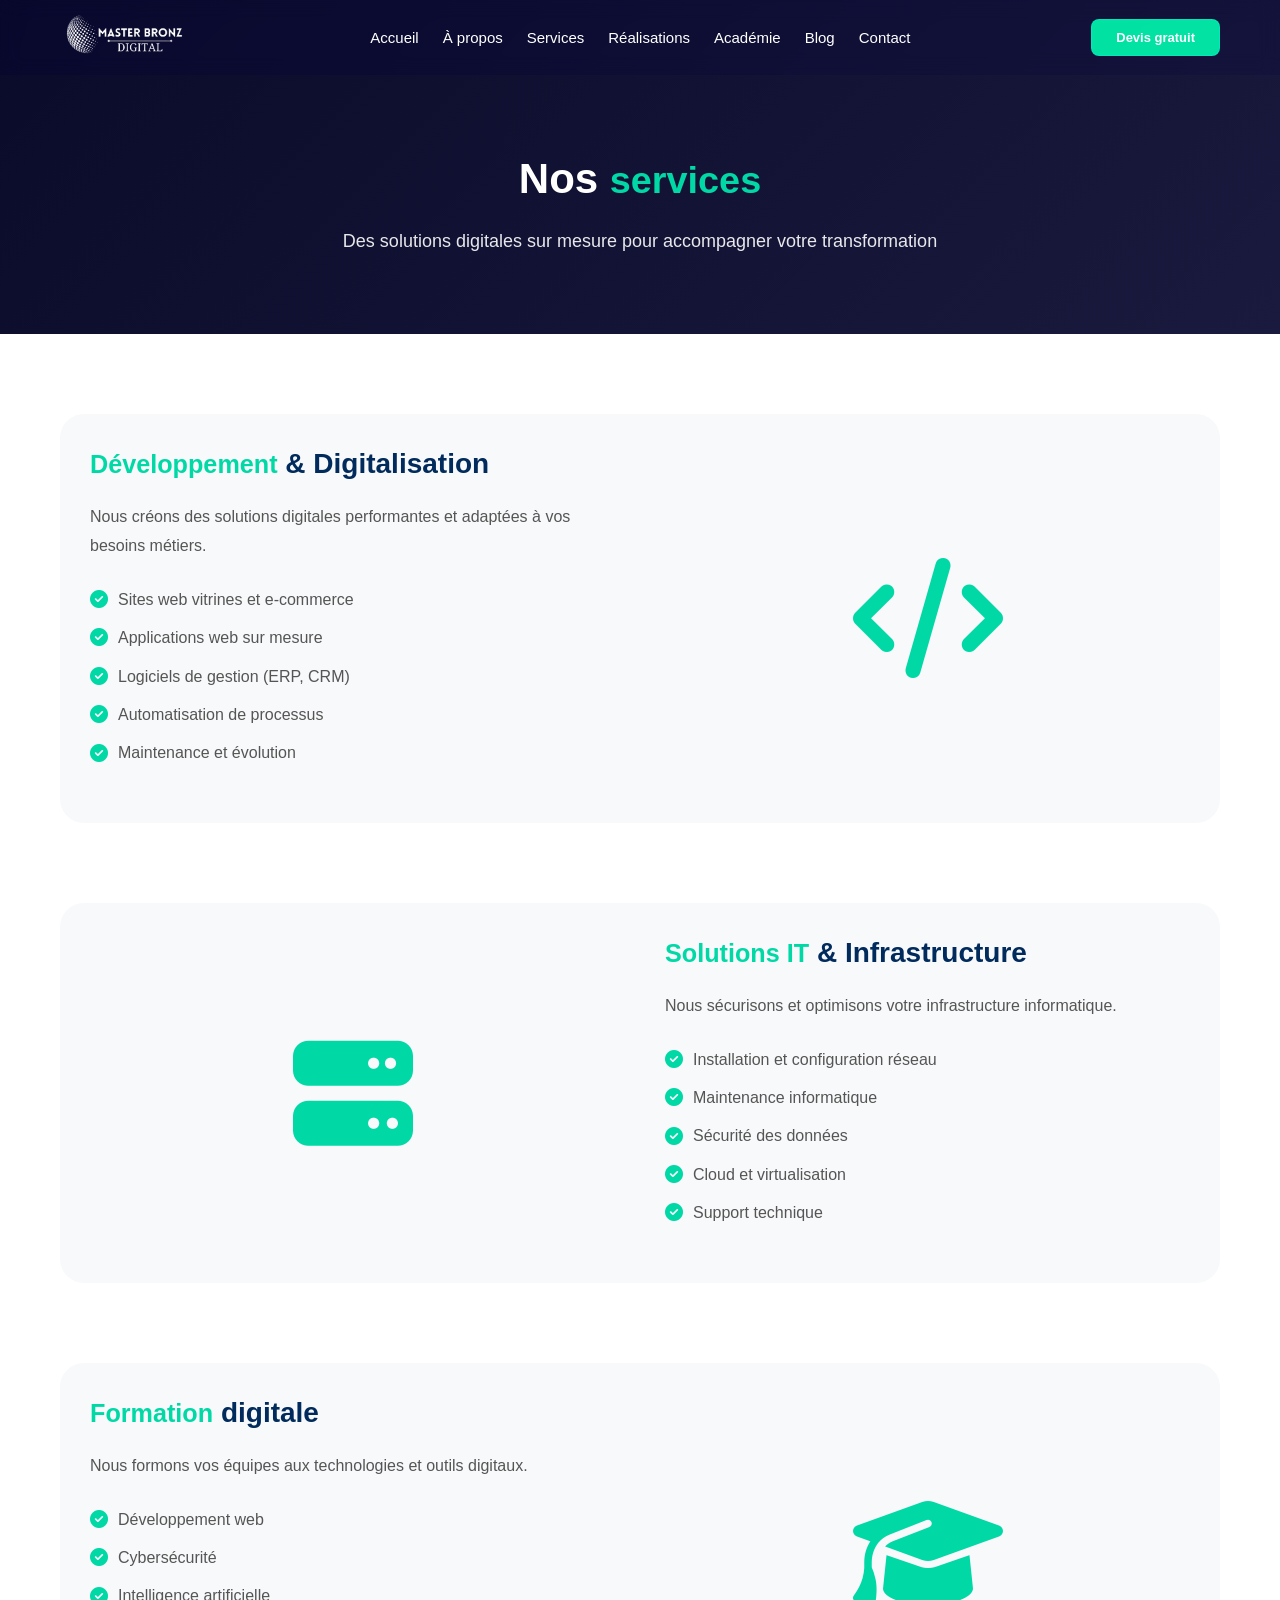
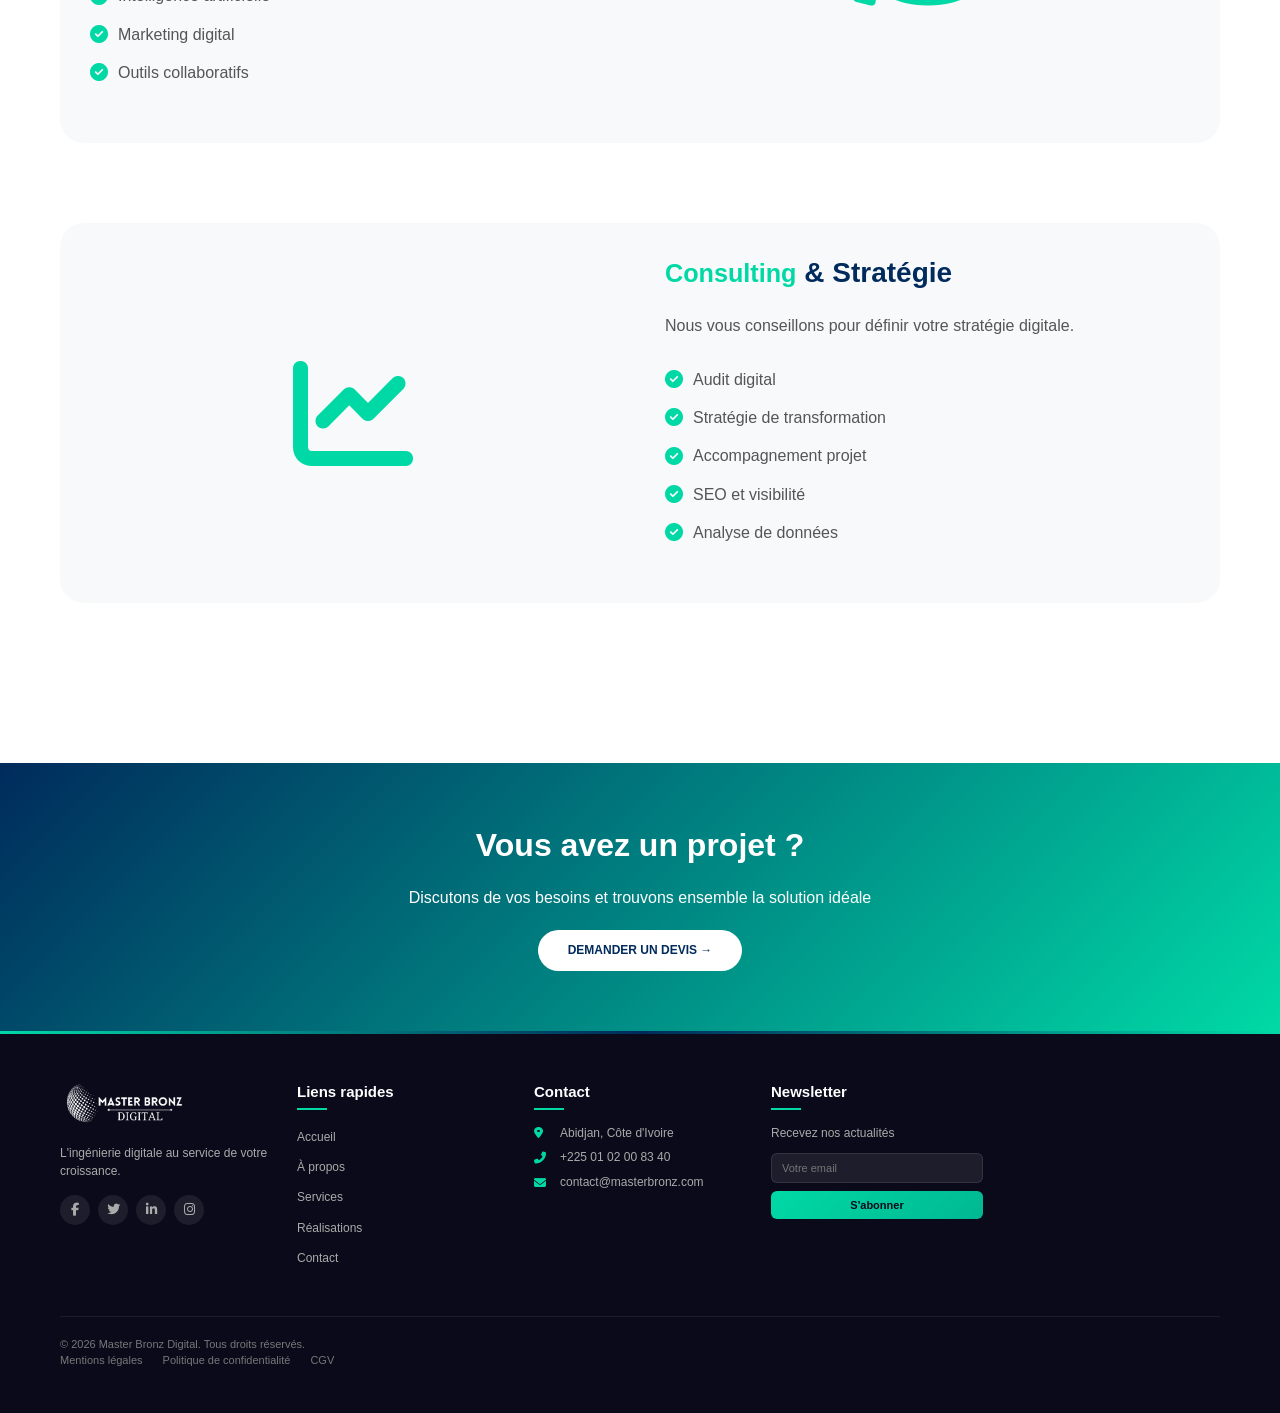
<file: services.html>
﻿<!DOCTYPE html>
<html lang="fr">

<head>
    <meta charset="UTF-8">
    <meta name="viewport" content="width=device-width, initial-scale=1.0, user-scalable=yes">
    <title>Nos services - Master Bronz Digital</title>
    <meta name="description" content="Découvrez nos services en ingénierie digitale : développement web, solutions IT, formation et consulting.">
    <link rel="stylesheet" href="https://cdnjs.cloudflare.com/ajax/libs/font-awesome/6.5.1/css/all.min.css">
    <link rel="stylesheet" href="./css/style.css">
    <style>
        .services-hero {
            background: linear-gradient(135deg, #0a0a2a 0%, #1a1a3e 100%);
            padding: 150px 0 80px;
            text-align: center;
            color: white;
        }
        .services-hero h1 {
            font-size: 42px;
            margin-bottom: 20px;
        }
        .services-hero h1 span {
            color: #00d9a6;
        }
        .services-hero p {
            max-width: 700px;
            margin: 0 auto;
            font-size: 18px;
            opacity: 0.9;
        }
        .services-list {
            padding: 80px 0;
            background: white;
        }
        .service-detail {
            display: grid;
            grid-template-columns: 1fr 1fr;
            gap: 50px;
            align-items: center;
            margin-bottom: 80px;
            padding: 30px;
            background: #f8f9fa;
            border-radius: 24px;
        }
        .service-detail.reverse {
            direction: rtl;
        }
        .service-detail.reverse .service-info {
            direction: ltr;
        }
        .service-info h2 {
            font-size: 28px;
            color: #002B5C;
            margin-bottom: 20px;
        }
        .service-info h2 span {
            color: #00d9a6;
        }
        .service-info p {
            color: #555;
            line-height: 1.8;
            margin-bottom: 20px;
        }
        .service-list-items {
            list-style: none;
            margin: 20px 0;
        }
        .service-list-items li {
            padding: 8px 0;
            color: #555;
            display: flex;
            align-items: center;
            gap: 10px;
        }
        .service-list-items li i {
            color: #00d9a6;
            font-size: 18px;
        }
        .service-icon-large {
            text-align: center;
        }
        .service-icon-large i {
            font-size: 120px;
            color: #00d9a6;
        }
        .cta-services {
            background: linear-gradient(135deg, #002B5C, #00d9a6);
            padding: 60px 0;
            text-align: center;
            color: white;
        }
        .cta-services h2 {
            font-size: 32px;
            margin-bottom: 20px;
        }
        .cta-services .btn {
            background: white;
            color: #002B5C;
            margin-top: 20px;
            display: inline-block;
            padding: 12px 30px;
            border-radius: 30px;
            text-decoration: none;
            font-weight: 600;
        }
        
        /* ========== RESPONSIVE - 2 COLONNES SUR MOBILE ========== */
        @media (max-width: 992px) {
            .service-detail {
                grid-template-columns: 1fr;
                text-align: center;
            }
            .service-detail.reverse {
                direction: ltr;
            }
            .service-list-items li {
                justify-content: center;
            }
        }
        @media (max-width: 768px) {
            .services-hero h1 {
                font-size: 28px;
            }
            .service-icon-large i {
                font-size: 80px;
            }
            .cta-services h2 {
                font-size: 24px;
            }
            .service-list-items li {
                font-size: 13px;
            }
            .service-info h2 {
                font-size: 22px;
            }
            .service-info p {
                font-size: 13px;
            }
        }
        @media (max-width: 480px) {
            .service-detail {
                padding: 20px;
                margin-bottom: 30px;
            }
            .service-info h2 {
                font-size: 18px;
            }
            .service-info p {
                font-size: 12px;
            }
            .service-list-items li {
                font-size: 11px;
                padding: 5px 0;
            }
            .service-icon-large i {
                font-size: 60px;
            }
        }
    </style>
</head>

<body>
    <header class="header">
        <div class="header-content">
            <div class="logo"><a href="index.html"><img src="./image/logo.png" alt="Master Bronz Digital"></a></div>
            <button class="menu-toggle" aria-label="Menu">☰</button>
            <nav class="nav">
                <a href="index.html">Accueil</a>
                <a href="a-propos.html">À propos</a>
                <a href="services.html">Services</a>
                <a href="portfolio.html">Réalisations</a>
                <a href="academie.html">Académie</a>
                <a href="blog.html">Blog</a>
                <a href="contact.html">Contact</a>
                <button class="head-btn-mobile" onclick="openDevis()">Devis gratuit</button>
            </nav>
            <button class="head-btn" onclick="openDevis()">Devis gratuit</button>
        </div>
    </header>

    <section class="services-hero">
        <div class="container">
            <h1>Nos <span>services</span></h1>
            <p>Des solutions digitales sur mesure pour accompagner votre transformation</p>
        </div>
    </section>

    <section class="services-list">
        <div class="container">
            <div class="service-detail">
                <div class="service-info">
                    <h2><span>Développement</span> & Digitalisation</h2>
                    <p>Nous créons des solutions digitales performantes et adaptées à vos besoins métiers.</p>
                    <ul class="service-list-items">
                        <li><i class="fas fa-check-circle"></i> Sites web vitrines et e-commerce</li>
                        <li><i class="fas fa-check-circle"></i> Applications web sur mesure</li>
                        <li><i class="fas fa-check-circle"></i> Logiciels de gestion (ERP, CRM)</li>
                        <li><i class="fas fa-check-circle"></i> Automatisation de processus</li>
                        <li><i class="fas fa-check-circle"></i> Maintenance et évolution</li>
                    </ul>
                </div>
                <div class="service-icon-large">
                    <i class="fas fa-code"></i>
                </div>
            </div>

            <div class="service-detail reverse">
                <div class="service-info">
                    <h2><span>Solutions IT</span> & Infrastructure</h2>
                    <p>Nous sécurisons et optimisons votre infrastructure informatique.</p>
                    <ul class="service-list-items">
                        <li><i class="fas fa-check-circle"></i> Installation et configuration réseau</li>
                        <li><i class="fas fa-check-circle"></i> Maintenance informatique</li>
                        <li><i class="fas fa-check-circle"></i> Sécurité des données</li>
                        <li><i class="fas fa-check-circle"></i> Cloud et virtualisation</li>
                        <li><i class="fas fa-check-circle"></i> Support technique</li>
                    </ul>
                </div>
                <div class="service-icon-large">
                    <i class="fas fa-server"></i>
                </div>
            </div>

            <div class="service-detail">
                <div class="service-info">
                    <h2><span>Formation</span> digitale</h2>
                    <p>Nous formons vos équipes aux technologies et outils digitaux.</p>
                    <ul class="service-list-items">
                        <li><i class="fas fa-check-circle"></i> Développement web</li>
                        <li><i class="fas fa-check-circle"></i> Cybersécurité</li>
                        <li><i class="fas fa-check-circle"></i> Intelligence artificielle</li>
                        <li><i class="fas fa-check-circle"></i> Marketing digital</li>
                        <li><i class="fas fa-check-circle"></i> Outils collaboratifs</li>
                    </ul>
                </div>
                <div class="service-icon-large">
                    <i class="fas fa-graduation-cap"></i>
                </div>
            </div>

            <div class="service-detail reverse">
                <div class="service-info">
                    <h2><span>Consulting</span> & Stratégie</h2>
                    <p>Nous vous conseillons pour définir votre stratégie digitale.</p>
                    <ul class="service-list-items">
                        <li><i class="fas fa-check-circle"></i> Audit digital</li>
                        <li><i class="fas fa-check-circle"></i> Stratégie de transformation</li>
                        <li><i class="fas fa-check-circle"></i> Accompagnement projet</li>
                        <li><i class="fas fa-check-circle"></i> SEO et visibilité</li>
                        <li><i class="fas fa-check-circle"></i> Analyse de données</li>
                    </ul>
                </div>
                <div class="service-icon-large">
                    <i class="fas fa-chart-line"></i>
                </div>
            </div>
        </div>
    </section>

    <section class="cta-services">
        <div class="container">
            <h2>Vous avez un projet ?</h2>
            <p>Discutons de vos besoins et trouvons ensemble la solution idéale</p>
            <a href="contact.html" class="btn">DEMANDER UN DEVIS →</a>
        </div>
    </section>

    <footer class="footer">
        <div class="container">
            <div class="footer-grid">
                <div class="footer-col">
                    <div class="footer-logo"><img src="./image/logo.png" alt="Master Bronz Digital"></div>
                    <p class="footer-description">L'ingénierie digitale au service de votre croissance.</p>
                    <div class="footer-social">
                        <a href="#"><i class="fab fa-facebook-f"></i></a>
                        <a href="#"><i class="fab fa-twitter"></i></a>
                        <a href="#"><i class="fab fa-linkedin-in"></i></a>
                        <a href="#"><i class="fab fa-instagram"></i></a>
                    </div>
                </div>
                <div class="footer-col">
                    <h4>Liens rapides</h4>
                    <ul>
                        <li><a href="index.html">Accueil</a></li>
                        <li><a href="a-propos.html">À propos</a></li>
                        <li><a href="services.html">Services</a></li>
                        <li><a href="portfolio.html">Réalisations</a></li>
                        <li><a href="contact.html">Contact</a></li>
                    </ul>
                </div>
                <div class="footer-col">
                    <h4>Contact</h4>
                    <ul class="footer-contact">
                        <li><i class="fas fa-map-marker-alt"></i> Abidjan, Côte d'Ivoire</li>
                        <li><i class="fas fa-phone-alt"></i> <a href="tel:+2250102008340">+225 01 02 00 83 40</a></li>
                        <li><i class="fas fa-envelope"></i> <a href="mailto:masterbronzdigital12@gmail.com">contact@masterbronz.com</a></li>
                    </ul>
                </div>
                <div class="footer-col newsletter">
                    <h4>Newsletter</h4>
                    <p>Recevez nos actualités</p>
                    <div class="newsletter-form">
                        <input type="email" id="newsletterEmail" placeholder="Votre email">
                        <button onclick="subscribeNewsletter()">S'abonner</button>
                    </div>
                </div>
            </div>
            <div class="footer-bottom">
                <p>&copy; 2026 Master Bronz Digital. Tous droits réservés.</p>
                <div class="footer-legal">
                    <a href="#">Mentions légales</a>
                    <a href="#">Politique de confidentialité</a>
                    <a href="#">CGV</a>
                </div>
            </div>
        </div>
    </footer>

    <script src="./js/script.js"></script>
</body>

</html>
</file>
<file: css/style.css>
* {
    margin: 0;
    padding: 0;
    box-sizing: border-box;
}

html, body {
    max-width: 100%;
    overflow-x: hidden;
    position: relative;
}

body {
    font-family: 'Segoe UI', Tahoma, Geneva, Verdana, sans-serif;
    line-height: 1.4;
    color: #333;
    background: white;
    overflow-x: hidden;
    width: 100%;
}

span {
    font-size: 0.9em;
    color: #00a799;
    font-weight: bold;
}

/* Header transparent */
header {
    background: rgba(6, 0, 70, 0.15);
    backdrop-filter: blur(10px);
    -webkit-backdrop-filter: blur(10px);
    color: white;
    position: fixed;
    top: 0;
    left: 0;
    right: 0;
    width: 100%;
    z-index: 1000;
    transition: all 0.3s ease;
    padding: 0;
}

header.scrolled {
    background: rgba(6, 0, 70, 0.85);
    backdrop-filter: blur(5px);
    -webkit-backdrop-filter: blur(5px);
    box-shadow: 0 2px 20px rgba(0, 0, 0, 0.1);
}

.header-content {
    display: flex;
    justify-content: space-between;
    align-items: center;
    max-width: 1200px;
    margin: 0 auto;
    padding: 12px 20px;
}

.logo img {
    height: 45px;
}

/* Menu burger */
.menu-toggle {
    display: none;
    background: transparent;
    border: none;
    color: white;
    font-size: 22px;
    cursor: pointer;
    z-index: 1001;
    padding: 8px;
}

.head-btn-mobile {
    display: none;
}

/* Navigation desktop */
nav {
    display: flex;
    gap: 8px;
    align-items: center;
}

nav a {
    text-decoration: none;
    padding: 10px 8px;
    color: rgb(255, 255, 255);
    position: relative;
    display: inline-block;
    font-weight: 500;
    font-size: 15px;
    transition: all 0.3s ease;
}

nav a::after {
    content: '';
    position: absolute;
    bottom: 0;
    left: 0;
    width: 0;
    height: 2px;
    background: rgb(1, 248, 236);
    transition: width 0.3s ease;
}

nav a:hover {
    color: rgb(1, 248, 236);
}

nav a:hover::after {
    width: 100%;
}

.head-btn {
    background: rgba(1, 248, 174, 0.909);
    backdrop-filter: blur(5px);
    color: white;
    border: 1px solid rgba(1, 248, 236, 0.3);
    padding: 10px 24px;
    border-radius: 8px;
    cursor: pointer;
    font-weight: 600;
    font-size: 13px;
    transition: all 0.3s ease;
}

.head-btn:hover {
    background: rgba(0, 255, 234, 0.61);
    border-color: rgb(1, 248, 236);
    transform: translateY(-2px);
}

/* Hero Section */
.hero {
    position: relative;
    background-image: url('../image/hero.png');
    background-size: cover;
    background-position: center;
    min-height: auto;
    display: flex;
    flex-direction: column;
    align-items: flex-end;
    justify-content: center;
    color: white;
    padding: 100px 5% 60px;
}

.hero-overlay {
    position: absolute;
    top: 0;
    left: 0;
    width: 100%;
    height: 100%;
    background: rgba(0, 0, 0, 0.6);
}

.hero-content {
    position: relative;
    z-index: 2;
    text-align: right;
    max-width: 550px;
}

.hero-tagline span {
    background: rgba(1, 248, 236, 0.2);
    padding: 4px 12px;
    border-radius: 20px;
    font-size: 11px;
    letter-spacing: 1px;
    display: inline-block;
    margin-bottom: 12px;
}

.hero h1 {
    font-size: 34px;
    margin-bottom: 12px;
    line-height: 1.2;
}

.hero h1 span {
    color: rgb(1, 248, 236);
}

.hero-description {
    font-size: 14px;
    color: rgba(255, 255, 255, 0.85);
    margin-bottom: 20px;
    max-width: 500px;
    margin-left: auto;
    line-height: 1.5;
}

.hero-buttons {
    display: flex;
    justify-content: flex-end;
    gap: 12px;
}

.btn {
    text-decoration: none;
    font-weight: 600;
    padding: 8px 20px;
    border-radius: 6px;
    transition: all 0.3s;
    display: inline-block;
    font-size: 12px;
}

.btn-primary {
    background: #1e2a3e;
    color: white;
    border: none;
}

.btn-primary:hover {
    background: #2c3e50;
    transform: translateY(-2px);
}

.btn-secondary {
    color: white;
    border: 2px solid white;
    background: transparent;
}

.btn-secondary:hover {
    background: white;
    color: #1e2a3e;
    transform: translateY(-2px);
}

/* Stats intégrées dans Hero */
.hero-stats {
    position: relative;
    z-index: 2;
    width: 100%;
    margin-top: 40px;
}

.stats-container {
    display: flex;
    justify-content: flex-end;
    gap: 12px;
    flex-wrap: wrap;
    max-width: 550px;
    margin-left: auto;
}

.stat-item-hero {
    text-align: center;
    background: rgba(255, 255, 255, 0.1);
    backdrop-filter: blur(8px);
    border-radius: 12px;
    padding: 8px 12px;
    min-width: 90px;
    transition: all 0.3s ease;
    border: 1px solid rgba(255, 255, 255, 0.2);
}

.stat-item-hero:hover {
    transform: translateY(-3px);
}

.stat-icon-hero {
    font-size: 18px;
    color: rgb(1, 248, 236);
    margin-bottom: 4px;
    display: block;
}

.stat-number-hero {
    font-size: 20px;
    font-weight: 700;
    color: white;
}

.stat-label-hero {
    font-size: 9px;
    color: rgba(255, 255, 255, 0.75);
}

/* Container */
.container {
    max-width: 1200px;
    margin: 0 auto;
    padding: 0 20px;
    width: 100%;
}

/* Services Section */
.services {
    padding: 50px 0;
    background: linear-gradient(180deg, #ffffff 0%, #eff6ff 100%);
}

.services-wrapper {
    display: flex;
    gap: 50px;
    align-items: stretch;
}

.services-left {
    flex: 1.2;
}

.services-right {
    flex: 0.8;
}

.section-title-left {
    font-size: 22px;
    color: #1e2a3e;
    margin-bottom: 6px;
    letter-spacing: 0.1em;
    text-transform: uppercase;
    text-align: left;
}

.section-subtitle-left {
    color: #4b5563;
    margin-bottom: 25px;
    font-size: 14px;
    text-align: left;
}

.services-grid {
    display: grid;
    grid-template-columns: repeat(3, 1fr);
    gap: 15px;
}

.service-card {
    background: white;
    padding: 15px;
    border-radius: 16px;
    text-align: left;
    box-shadow: 0 5px 20px rgba(0, 0, 0, 0.05);
    transition: all 0.3s;
    display: flex;
    flex-direction: column;
    width: 100%;
}

.service-card:hover {
    transform: translateY(-5px);
    box-shadow: 0 15px 30px rgba(0, 0, 0, 0.1);
}

.service-icon {
    font-size: 28px;
    margin-bottom: 10px;
    color: #00328a;
}

.service-card h3 {
    font-size: 14px;
    margin-bottom: 6px;
    color: #1e2a3e;
}

.service-card p {
    color: #005e63;
    font-size: 11px;
    line-height: 1.4;
    margin-bottom: 12px;
}

.service-btn {
    display: inline-block;
    background: transparent;
    color: #00296f;
    border: 1px solid #00e1ce;
    padding: 5px 12px;
    border-radius: 20px;
    font-size: 10px;
    font-weight: 600;
    text-decoration: none;
    text-align: center;
    transition: all 0.3s ease;
    margin-top: auto;
    align-self: flex-start;
}

.service-btn:hover {
    background: #00d9a6;
    color: rgb(0, 16, 65);
    transform: translateY(-2px);
}

/* Why choose us */
.why-us {
    background-image: url('../image/Fond4.jpg');
    background-size: cover;
    background-position: center;
    padding: 25px;
    border-radius: 16px;
    height: 100%;
    display: flex;
    flex-direction: column;
    justify-content: center;
}

.why-us h2 {
    font-size: 18px;
    margin-bottom: 15px;
    color: white;
    text-align: left;
}

.why-us ul {
    list-style: none;
    margin-bottom: 20px;
}

.why-us li {
    padding: 6px 0;
    color: rgba(255, 255, 255, 0.85);
    font-size: 12px;
}

.why-us li:before {
    content: "✓ ";
    color: rgb(1, 248, 236);
    font-weight: bold;
}

.why-us-btn {
    text-align: left;
}

.why-us-btn .btn-primary {
    background: rgba(0, 255, 170, 0.788);
    backdrop-filter: blur(5px);
}

/* Réalisations Section */
.realisations {
    position: relative;
    background-image: url('../image/Fond5.jpg');
    background-size: cover;
    background-position: center;
    background-attachment: fixed;
    padding: 50px 0;
    overflow: hidden;
}

.realisations-overlay {
    position: absolute;
    top: 0;
    left: 0;
    width: 100%;
    height: 100%;
    background: rgba(0, 0, 0, 0.7);
}

.realisations .container {
    position: relative;
    z-index: 2;
}

.realisations-header {
    display: flex;
    justify-content: space-between;
    align-items: flex-end;
    margin-bottom: 40px;
    flex-wrap: wrap;
    gap: 15px;
}

.realisations-header-left {
    text-align: left;
}

.realisations-subtitle {
    font-size: 12px;
    color: rgb(1, 248, 236);
    letter-spacing: 3px;
    text-transform: uppercase;
    margin-bottom: 8px;
}

.realisations-title {
    font-size: 28px;
    color: white;
}

.realisations-title span {
    color: rgb(1, 248, 236);
}

.realisations-header-right {
    text-align: right;
}

.realisations-btn {
    display: inline-block;
    background: transparent;
    border: 2px solid rgb(1, 248, 236);
    color: rgb(1, 248, 236);
    padding: 8px 20px;
    border-radius: 40px;
    text-decoration: none;
    font-weight: 600;
    font-size: 12px;
    transition: all 0.3s ease;
}

.realisations-btn:hover {
    background: rgb(1, 248, 236);
    color: #1e2a3e;
    transform: translateY(-2px);
}

/* Carousel */
.carousel-container {
    width: 100%;
    overflow: hidden;
}

.carousel-track {
    display: flex;
    gap: 20px;
    animation: scrollCarousel 30s linear infinite;
    width: fit-content;
}

.carousel-track:hover {
    animation-play-state: paused;
}

.carousel-slide {
    flex: 0 0 300px;
}

.real-card-carousel {
    background: rgba(255, 255, 255, 0.1);
    backdrop-filter: blur(10px);
    border-radius: 16px;
    overflow: hidden;
    transition: all 0.3s ease;
    border: 1px solid rgba(255, 255, 255, 0.2);
}

.real-card-carousel:hover {
    transform: translateY(-5px);
    background: rgba(255, 255, 255, 0.15);
}

.real-image {
    position: relative;
    overflow: hidden;
    height: 220px;
}

.real-image img {
    width: 100%;
    height: 100%;
    object-fit: cover;
    transition: transform 0.5s ease;
}

.real-card-carousel:hover .real-image img {
    transform: scale(1.1);
}

.real-overlay {
    position: absolute;
    bottom: 0;
    left: 0;
    right: 0;
    background: linear-gradient(transparent, rgba(0, 0, 0, 0.9));
    padding: 15px;
    color: white;
}

.real-overlay h4 {
    font-size: 14px;
    margin-bottom: 4px;
    color: rgb(1, 248, 236);
}

.real-overlay p {
    font-size: 11px;
    margin-bottom: 8px;
    color: rgba(255, 255, 255, 0.8);
}

.real-link {
    color: rgb(1, 248, 236);
    text-decoration: none;
    font-size: 10px;
    font-weight: 600;
    display: inline-block;
    transition: all 0.3s ease;
}

.real-link:hover {
    transform: translateX(5px);
    color: white;
}

@keyframes scrollCarousel {
    0% { transform: translateX(0); }
    100% { transform: translateX(-50%); }
}

/* Offres Packagées */
.offers {
    padding: 50px 0;
    background: white;
}

.offers-wrapper {
    display: flex;
    gap: 50px;
    align-items: stretch;
}

.offers-left {
    flex: 1.2;
}

.offers-right {
    flex: 0.8;
}

.offers-grid {
    display: grid;
    grid-template-columns: repeat(3, 1fr);
    gap: 20px;
}

.offer-card {
    background: #f8f9fa;
    border-radius: 16px;
    padding: 15px;
    text-align: center;
    transition: all 0.3s;
    position: relative;
    display: flex;
    flex-direction: column;
    width: 100%;
}

.offer-card:hover {
    transform: translateY(-5px);
    box-shadow: 0 15px 30px rgba(0, 0, 0, 0.1);
}

.offer-card.popular {
    border: 2px solid #00af9b;
    transform: scale(1.02);
}

.popular-badge {
    position: absolute;
    top: -8px;
    right: 12px;
    background: #00ffd5;
    color: white;
    padding: 2px 10px;
    border-radius: 20px;
    font-size: 9px;
    font-weight: bold;
}

.offer-card h3 {
    font-size: 16px;
    color: #002B5C;
    margin-bottom: 4px;
}

.offer-card p {
    font-size: 11px;
    color: #005e63;
    margin-bottom: 4px;
}

.price {
    font-size: 20px;
    font-weight: bold;
    color: #002B5C;
    margin: 8px 0;
}

.offer-card ul {
    list-style: none;
    margin: 10px 0;
    text-align: left;
    flex-grow: 1;
}

.offer-card li {
    padding: 4px 0;
    color: #555;
    font-size: 12px;
}

.offer-card li:before {
    content: "✓ ";
    color: #00d9a6;
    font-weight: bold;
}

.offer-btn {
    background: #002B5C;
    color: white;
    border: none;
    padding: 8px 12px;
    border-radius: 6px;
    cursor: pointer;
    font-weight: 600;
    font-size: 11px;
    margin-top: 10px;
    transition: all 0.3s;
    width: 100%;
}

.offer-btn:hover {
    background: #00d9a6;
    color: #002B5C;
}

/* Colonne droite - Solution sur mesure */
.custom-solution-card {
    background-image: url('../image/Fond5.jpg');
    background-size: cover;
    padding: 25px;
    border-radius: 16px;
    height: 100%;
    display: flex;
    flex-direction: column;
    justify-content: center;
    text-align: left;
    color: white;
}

.custom-solution-card h3 {
    font-size: 20px;
    margin-bottom: 8px;
    letter-spacing: 2px;
}

.custom-solution-card h3 span {
    color: #00d9a6;
    font-size: 16px;
}

.custom-solution-card h2 {
    font-size: 26px;
    margin-bottom: 8px;
    color: white;
}

.custom-solution-card p {
    font-size: 12px;
    line-height: 1.5;
    margin-bottom: 30px;
    color: rgba(255, 255, 255, 0.85);
}

.custom-solution-btn-wrapper {
    margin-top: auto;
}

.custom-solution-btn {
    display: inline-block;
    background: rgb(0, 228, 175);
    color: #002B5C;
    border: none;
    padding: 10px 20px;
    border-radius: 40px;
    text-decoration: none;
    font-weight: 600;
    font-size: 12px;
    transition: all 0.3s ease;
    text-align: center;
    width: 100%;
}

.custom-solution-btn:hover {
    background: #00d9a6;
    color: #ffffff;
    transform: translateY(-2px);
}

/* Section fusionnée : Témoignages + Final CTA */
.trust-cta-section {
    padding: 50px 0;
    background-image: url('../image/Fond6.jpg');
    background-size: cover;
    color: white;
}

.trust-wrapper {
    display: flex;
    gap: 40px;
    align-items: center;
    margin-bottom: 50px;
}

.trust-stats-left {
    flex: 1;
    position: relative;
    padding-right: 40px;
}

.trust-stats-left::after {
    content: '';
    position: absolute;
    right: 0;
    top: 50%;
    transform: translateY(-50%);
    height: 70%;
    width: 2px;
    background: linear-gradient(180deg, transparent, #00d9a6, #00d9a6, transparent);
}

.final-stats {
    display: flex;
    flex-direction: row;
    justify-content: space-between;
    gap: 12px;
    width: 100%;
}

.final-stats .stat-item {
    text-align: center;
    background: rgba(255, 255, 255, 0.08);
    backdrop-filter: blur(10px);
    border-radius: 12px;
    padding: 15px 10px;
    flex: 1;
    transition: all 0.3s ease;
    border: 1px solid rgba(255, 255, 255, 0.1);
}

.final-stats .stat-item:hover {
    transform: translateY(-3px);
    background: rgba(255, 255, 255, 0.12);
}

.final-stats .stat-item h3 {
    font-size: 24px;
    margin-bottom: 4px;
    color: #00d9a6;
}

.final-stats .stat-item p {
    font-size: 10px;
    opacity: 0.8;
    color: white;
}

.trust-testimonials-right {
    flex: 1;
}

.testimonials-header {
    text-align: left;
    margin-bottom: 15px;
}

.testimonials-title-main {
    font-size: 16px;
    letter-spacing: 2px;
}

.testimonials-title-main span {
    color: #00d9a6;
}

/* Carousel des témoignages */
.testimonials-carousel-container {
    width: 100%;
    overflow: hidden;
}

.testimonials-carousel-track {
    display: flex;
    gap: 12px;
    animation: scrollTestimonials 20s linear infinite;
    width: fit-content;
}

.testimonials-carousel-track:hover {
    animation-play-state: paused;
}

.testimonial-card-carousel {
    flex: 0 0 220px;
    background: rgba(255, 255, 255, 0.08);
    backdrop-filter: blur(10px);
    border-radius: 10px;
    padding: 12px;
    border: 1px solid rgba(255, 255, 255, 0.1);
    transition: all 0.3s ease;
}

.testimonial-card-carousel:hover {
    transform: translateY(-3px);
    background: rgba(255, 255, 255, 0.12);
}

.testimonial-card-carousel .testimonial-quote {
    font-size: 14px;
    color: #00d9a6;
    opacity: 0.5;
    margin-bottom: 4px;
}

.testimonial-card-carousel .testimonial-text {
    font-style: italic;
    color: rgba(255, 255, 255, 0.9);
    margin-bottom: 8px;
    line-height: 1.3;
    font-size: 10px;
    display: -webkit-box;
    -webkit-line-clamp: 3;
    -webkit-box-orient: vertical;
    overflow: hidden;
}

.testimonial-card-carousel .testimonial-author {
    border-top: 1px solid rgba(255, 255, 255, 0.2);
    padding-top: 6px;
}

.testimonial-card-carousel .testimonial-author strong {
    color: #00d9a6;
    font-size: 10px;
}

.testimonial-card-carousel .testimonial-author span {
    color: rgba(255, 255, 255, 0.7);
    font-size: 8px;
}

@keyframes scrollTestimonials {
    0% { transform: translateX(0); }
    100% { transform: translateX(-50%); }
}

/* Box CTA en bas */
.bottom-cta-box {
    background-image: url('../image/Fond5.jpg');
    background-size: cover;
    border-radius: 20px;
    padding: 25px 30px;
    display: flex;
    justify-content: space-between;
    align-items: center;
    flex-wrap: wrap;
    gap: 20px;
}

.bottom-cta-left {
    flex: 1;
}

.bottom-cta-subtitle {
    font-size: 13px;
    letter-spacing: 2px;
    margin-bottom: 4px;
}

.bottom-cta-subtitle span {
    color: #00d9a6;
}

.bottom-cta-title {
    font-size: 20px;
    color: white;
}

.bottom-cta-right {
    display: flex;
    align-items: center;
    gap: 20px;
    flex-wrap: wrap;
}

.cta-features {
    display: flex;
    gap: 15px;
    flex-wrap: wrap;
}

.cta-feature {
    display: flex;
    align-items: center;
    gap: 6px;
    font-size: 12px;
    color: white;
}

.cta-feature i {
    color: #00d9a6;
    font-size: 14px;
}

.cta-contact-btn {
    background: white;
    color: #002B5C;
    border: none;
    padding: 8px 20px;
    border-radius: 40px;
    font-weight: 600;
    font-size: 12px;
    cursor: pointer;
    transition: all 0.3s ease;
}

.cta-contact-btn:hover {
    background: #00d9a6;
    color: #002B5C;
    transform: translateY(-2px);
}

/* Footer */
.footer {
    background: #0a0a1a;
    color: #aaa;
    padding: 50px 0 25px;
    position: relative;
}

.footer::before {
    content: '';
    position: absolute;
    top: 0;
    left: 0;
    right: 0;
    height: 3px;
    background: linear-gradient(90deg, #00d9a6, #002B5C, #00d9a6);
}

.footer-grid {
    display: grid;
    grid-template-columns: repeat(5, 1fr);
    gap: 25px;
    margin-bottom: 40px;
}

.footer-col h4 {
    color: white;
    margin-bottom: 15px;
    font-size: 15px;
    font-weight: 600;
    position: relative;
    padding-bottom: 8px;
}

.footer-col h4::after {
    content: '';
    position: absolute;
    bottom: 0;
    left: 0;
    width: 30px;
    height: 2px;
    background: #00d9a6;
}

.footer-logo img {
    height: 45px;
    margin-bottom: 12px;
}

.footer-description {
    font-size: 12px;
    line-height: 1.5;
    margin-bottom: 15px;
    color: #aaa;
}

.footer-social {
    display: flex;
    gap: 8px;
    margin-top: 12px;
}

.footer-social a {
    display: flex;
    align-items: center;
    justify-content: center;
    width: 30px;
    height: 30px;
    background: rgba(255, 255, 255, 0.08);
    border-radius: 50%;
    color: #aaa;
    font-size: 13px;
    transition: all 0.3s ease;
    text-decoration: none;
}

.footer-social a:hover {
    background: #00d9a6;
    color: #0a0a1a;
    transform: translateY(-3px);
}

.footer-col ul {
    list-style: none;
}

.footer-col ul li {
    margin-bottom: 8px;
}

.footer-col ul li a {
    color: #aaa;
    text-decoration: none;
    font-size: 12px;
    transition: all 0.3s ease;
    display: inline-flex;
    align-items: center;
    gap: 6px;
}

.footer-col ul li a i {
    font-size: 9px;
    color: #00d9a6;
}

.footer-col ul li a:hover {
    color: #00d9a6;
    transform: translateX(3px);
}

.footer-contact li {
    display: flex;
    align-items: center;
    gap: 8px;
    font-size: 12px;
    color: #aaa;
    margin-bottom: 10px;
}

.footer-contact li i {
    width: 18px;
    color: #00d9a6;
    font-size: 12px;
}

.newsletter p {
    font-size: 12px;
    margin-bottom: 12px;
    line-height: 1.4;
}

.newsletter-form {
    display: flex;
    flex-direction: column;
    gap: 8px;
}

.newsletter-form input {
    width: 100%;
    padding: 8px 10px;
    background: rgba(255, 255, 255, 0.08);
    border: 1px solid rgba(255, 255, 255, 0.1);
    border-radius: 6px;
    color: white;
    font-size: 11px;
}

.newsletter-form input:focus {
    outline: none;
    border-color: #00d9a6;
}

.newsletter-form button {
    background: linear-gradient(135deg, #00d9a6 0%, #00b892 100%);
    color: #0a0a1a;
    border: none;
    padding: 8px 12px;
    border-radius: 6px;
    cursor: pointer;
    font-weight: 600;
    font-size: 11px;
    width: 100%;
}

.newsletter-form button:hover {
    background: linear-gradient(135deg, #00f0b8 0%, #00d9a6 100%);
    transform: translateY(-2px);
}

.footer-bottom {
    border-top: 1px solid rgba(255, 255, 255, 0.08);
    padding: 20px 0;
}

.footer-bottom-content {
    display: flex;
    justify-content: space-between;
    align-items: center;
    flex-wrap: wrap;
    gap: 10px;
}

.footer-bottom p {
    font-size: 11px;
    color: #777;
}

.footer-legal {
    display: flex;
    gap: 20px;
    flex-wrap: wrap;
}

.footer-legal a {
    color: #777;
    text-decoration: none;
    font-size: 11px;
    transition: all 0.3s ease;
}

.footer-legal a:hover {
    color: #00d9a6;
}

/* ========== RESPONSIVE - 2 COLONNES SUR TABLETTE ET MOBILE ========== */

/* Tablette */
@media (max-width: 1024px) {
    .services-wrapper,
    .offers-wrapper {
        flex-direction: column;
    }

    .services-grid,
    .offers-grid {
        grid-template-columns: repeat(2, 1fr);
        gap: 15px;
    }

    .footer-grid {
        grid-template-columns: repeat(3, 1fr);
    }

    .trust-wrapper {
        flex-direction: column;
    }

    .trust-stats-left::after {
        display: none;
    }

    .final-stats {
        grid-template-columns: repeat(4, 1fr);
    }
}

/* Mobile - 2 COLONNES POUR SERVICES, OFFRES ET FOOTER */
@media (max-width: 768px) {
    html, body {
        overflow-x: hidden;
        width: 100%;
        position: relative;
    }
    
    .container {
        padding: 0 12px;
        width: 100%;
        overflow-x: hidden;
    }
    
    .header-content {
        padding: 10px 12px;
    }
    
    .logo img {
        height: 35px;
    }
    
    .menu-toggle {
        display: flex;
        align-items: center;
        justify-content: center;
        width: 40px;
        height: 40px;
        margin-left: auto;
    }
    
    .menu-toggle i {
        font-size: 20px;
    }

    nav {
        position: fixed;
        top: 60px;
        left: -100%;
        width: 75%;
        max-width: 280px;
        height: calc(100vh - 60px);
        background: rgba(6, 0, 70, 0.98);
        backdrop-filter: blur(10px);
        flex-direction: column;
        align-items: stretch;
        padding: 15px;
        transition: left 0.3s ease;
        z-index: 999;
        gap: 5px;
    }

    nav.active {
        left: 0;
    }

    nav a {
        font-size: 15px;
        padding: 10px 12px;
        text-align: left;
    }

    .head-btn {
        display: none;
    }

    .head-btn-mobile {
        display: block;
        background: #00d9a6;
        color: #002B5C;
        padding: 10px 16px;
        border-radius: 30px;
        font-weight: 600;
        margin-top: 15px;
        font-size: 14px;
    }

    .hero {
        padding: 80px 12px 50px;
        text-align: center;
    }

    .hero-content {
        text-align: center;
        max-width: 100%;
    }

    .hero h1 {
        font-size: 24px;
    }

    .hero-description {
        font-size: 13px;
        margin-left: auto;
        margin-right: auto;
    }

    .hero-buttons {
        justify-content: center;
        flex-direction: column;
        gap: 10px;
    }

    .btn {
        width: 100%;
        text-align: center;
        padding: 8px 16px;
    }

    .hero-stats {
        margin-top: 30px;
    }

    .stats-container {
        justify-content: center;
        margin-left: auto;
        margin-right: auto;
    }

    .stat-item-hero {
        min-width: 70px;
        padding: 6px 8px;
    }

    .stat-number-hero {
        font-size: 14px;
    }
    
    .stat-label-hero {
        font-size: 8px;
    }

    /* SERVICES : 2 COLONNES */
    .services {
        padding: 40px 0;
    }
    
    .services-wrapper {
        gap: 25px;
    }

    .services-grid {
        grid-template-columns: repeat(2, 1fr);
        gap: 12px;
        width: 100%;
    }

    .service-card {
        padding: 12px 8px;
        width: 100%;
        min-width: 0;
        text-align: center;
    }
    
    .service-card h3 {
        font-size: 11px;
    }
    
    .service-card p {
        font-size: 9px;
    }
    
    .service-btn {
        align-self: center;
    }

    .section-title-left {
        font-size: 18px;
        text-align: center;
    }

    .section-subtitle-left {
        font-size: 12px;
        text-align: center;
        margin-bottom: 15px;
    }

    .why-us {
        margin-top: 25px;
        padding: 15px;
        text-align: center;
    }

    .why-us h2 {
        font-size: 16px;
        text-align: center;
        margin-bottom: 10px;
    }

    .why-us li {
        justify-content: center;
        font-size: 11px;
        padding: 4px 0;
    }

    .why-us-btn {
        text-align: center;
    }

    /* OFFRES : 2 COLONNES */
    .offers {
        padding: 40px 0;
    }
    
    .offers-wrapper {
        gap: 25px;
    }

    .offers-grid {
        grid-template-columns: repeat(2, 1fr);
        gap: 12px;
        width: 100%;
    }

    .offer-card {
        padding: 12px 8px;
        width: 100%;
        min-width: 0;
    }

    .offer-card h3 {
        font-size: 13px;
    }

    .price {
        font-size: 15px;
        margin: 6px 0;
    }

    .offer-card li {
        font-size: 10px;
        padding: 3px 0;
        text-align: center;
    }

    .offer-btn {
        font-size: 10px;
        padding: 6px 10px;
        margin-top: 8px;
    }

    .popular-badge {
        font-size: 7px;
        padding: 2px 6px;
        top: -6px;
        right: 6px;
    }

    .custom-solution-card {
        padding: 15px;
        margin-top: 15px;
        text-align: center;
    }

    .custom-solution-card h2 {
        font-size: 18px;
    }
    
    .custom-solution-card h3 {
        font-size: 16px;
    }
    
    .custom-solution-card p {
        font-size: 12px;
        margin-bottom: 15px;
    }

    .realisations {
        padding: 40px 0;
    }

    .realisations-header {
        flex-direction: column;
        align-items: center;
        text-align: center;
        gap: 10px;
        margin-bottom: 25px;
    }

    .realisations-header-left {
        text-align: center;
    }

    .realisations-title {
        font-size: 22px;
    }
    
    .realisations-subtitle {
        font-size: 11px;
    }

    .carousel-slide {
        flex: 0 0 240px;
    }

    .real-image {
        height: 150px;
    }

    .trust-cta-section {
        padding: 40px 0;
    }
    
    .trust-wrapper {
        gap: 25px;
        margin-bottom: 30px;
    }

    .final-stats {
        gap: 8px;
    }

    .final-stats .stat-item {
        padding: 10px 6px;
    }

    .final-stats .stat-item h3 {
        font-size: 16px;
    }

    .final-stats .stat-item p {
        font-size: 9px;
    }

    .testimonial-card-carousel {
        flex: 0 0 200px;
        padding: 8px;
    }
    
    .testimonial-text {
        font-size: 9px;
    }

    .bottom-cta-box {
        flex-direction: column;
        text-align: center;
        padding: 20px;
    }

    .bottom-cta-left {
        text-align: center;
    }

    .bottom-cta-right {
        justify-content: center;
    }

    .cta-features {
        justify-content: center;
        gap: 10px;
    }
    
    .bottom-cta-subtitle {
        font-size: 12px;
    }
    
    .bottom-cta-title {
        font-size: 16px;
    }

    /* FOOTER : 2 COLONNES */
    .footer {
        padding: 40px 0 20px;
    }

    .footer-grid {
        grid-template-columns: repeat(2, 1fr);
        gap: 20px;
        width: 100%;
    }

    .footer-col h4 {
        font-size: 14px;
        margin-bottom: 12px;
    }
    
    .footer-col h4::after {
        width: 25px;
    }

    .footer-logo img {
        height: 30px;
    }

    .footer-description {
        font-size: 10px;
        margin-bottom: 10px;
    }

    .footer-social {
        gap: 6px;
    }

    .footer-social a {
        width: 28px;
        height: 28px;
        font-size: 12px;
    }

    .footer-col ul li a {
        font-size: 10px;
    }

    .footer-contact li {
        font-size: 10px;
        gap: 6px;
    }

    .newsletter p {
        font-size: 10px;
        margin-bottom: 10px;
    }

    .newsletter-form input,
    .newsletter-form button {
        font-size: 10px;
        padding: 6px 8px;
    }

    .footer-bottom-content {
        flex-direction: column;
        text-align: center;
        gap: 8px;
    }

    .footer-legal {
        justify-content: center;
        gap: 12px;
    }
}

/* Petit mobile - AUSSI 2 COLONNES (modification clé) */
@media (max-width: 480px) {
    .hero h1 {
        font-size: 22px;
    }
    
    /* SERVICES : 2 COLONNES sur petit mobile */
    .services-grid {
        grid-template-columns: repeat(2, 1fr);
        gap: 10px;
    }
    
    .service-card {
        padding: 10px 6px;
    }
    
    .service-icon {
        font-size: 16px;
    }
    
    .service-card h3 {
        font-size: 10px;
    }
    
    .service-card p {
        font-size: 8px;
    }
    
    .service-btn {
        font-size: 8px;
        padding: 3px 8px;
    }

    /* OFFRES : 2 COLONNES sur petit mobile */
    .offers-grid {
        grid-template-columns: repeat(2, 1fr);
        gap: 10px;
    }

    .offer-card {
        padding: 10px 6px;
    }
    
    .offer-card h3 {
        font-size: 12px;
    }
    
    .price {
        font-size: 13px;
    }
    
    .offer-card li {
        font-size: 9px;
        text-align: center;
    }
    
    .offer-btn {
        font-size: 9px;
        padding: 5px 8px;
    }

    /* FOOTER : 2 COLONNES sur petit mobile */
    .footer-grid {
        grid-template-columns: repeat(2, 1fr);
        gap: 15px;
    }
    
    .footer-col h4 {
        font-size: 13px;
    }
    
    .footer-description {
        font-size: 9px;
    }
    
    .footer-social a {
        width: 25px;
        height: 25px;
        font-size: 11px;
    }
    
    .footer-col ul li a {
        font-size: 9px;
    }
    
    .footer-contact li {
        font-size: 9px;
    }
    
    .newsletter p {
        font-size: 9px;
    }
    
    .newsletter-form input,
    .newsletter-form button {
        font-size: 9px;
        padding: 5px 6px;
    }

    .final-stats {
        flex-wrap: wrap;
    }

    .bottom-cta-title {
        font-size: 15px;
    }

    .cta-features {
        flex-direction: column;
        align-items: center;
        gap: 8px;
    }
}

/* Desktop */
@media (min-width: 769px) {
    .menu-toggle {
        display: none !important;
    }

    .head-btn-mobile {
        display: none !important;
    }
}

/* ========== CORRECTION SUPPLÉMENTAIRE ========== */
img, video, iframe {
    max-width: 100%;
    height: auto;
}

.services-wrapper,
.offers-wrapper,
.trust-wrapper,
.footer-grid {
    max-width: 100%;
    overflow-x: hidden;
}
</file>
